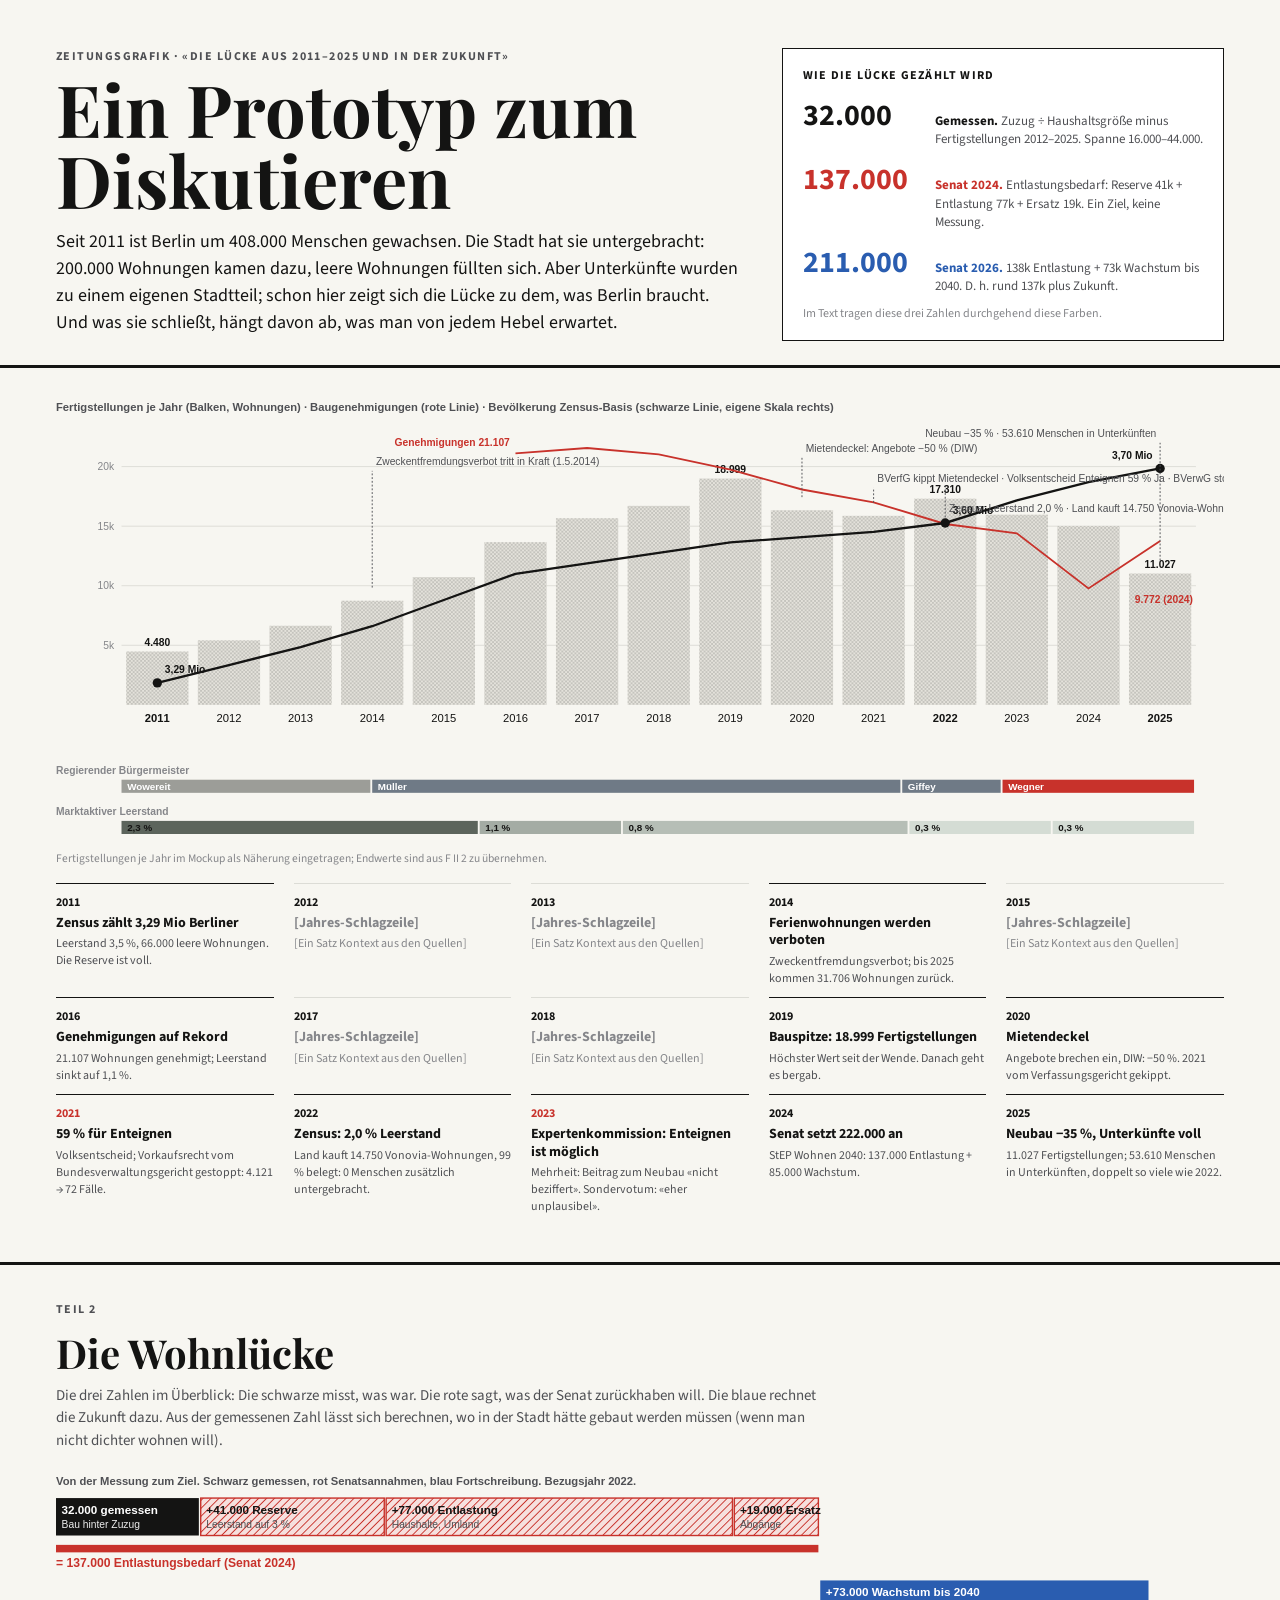
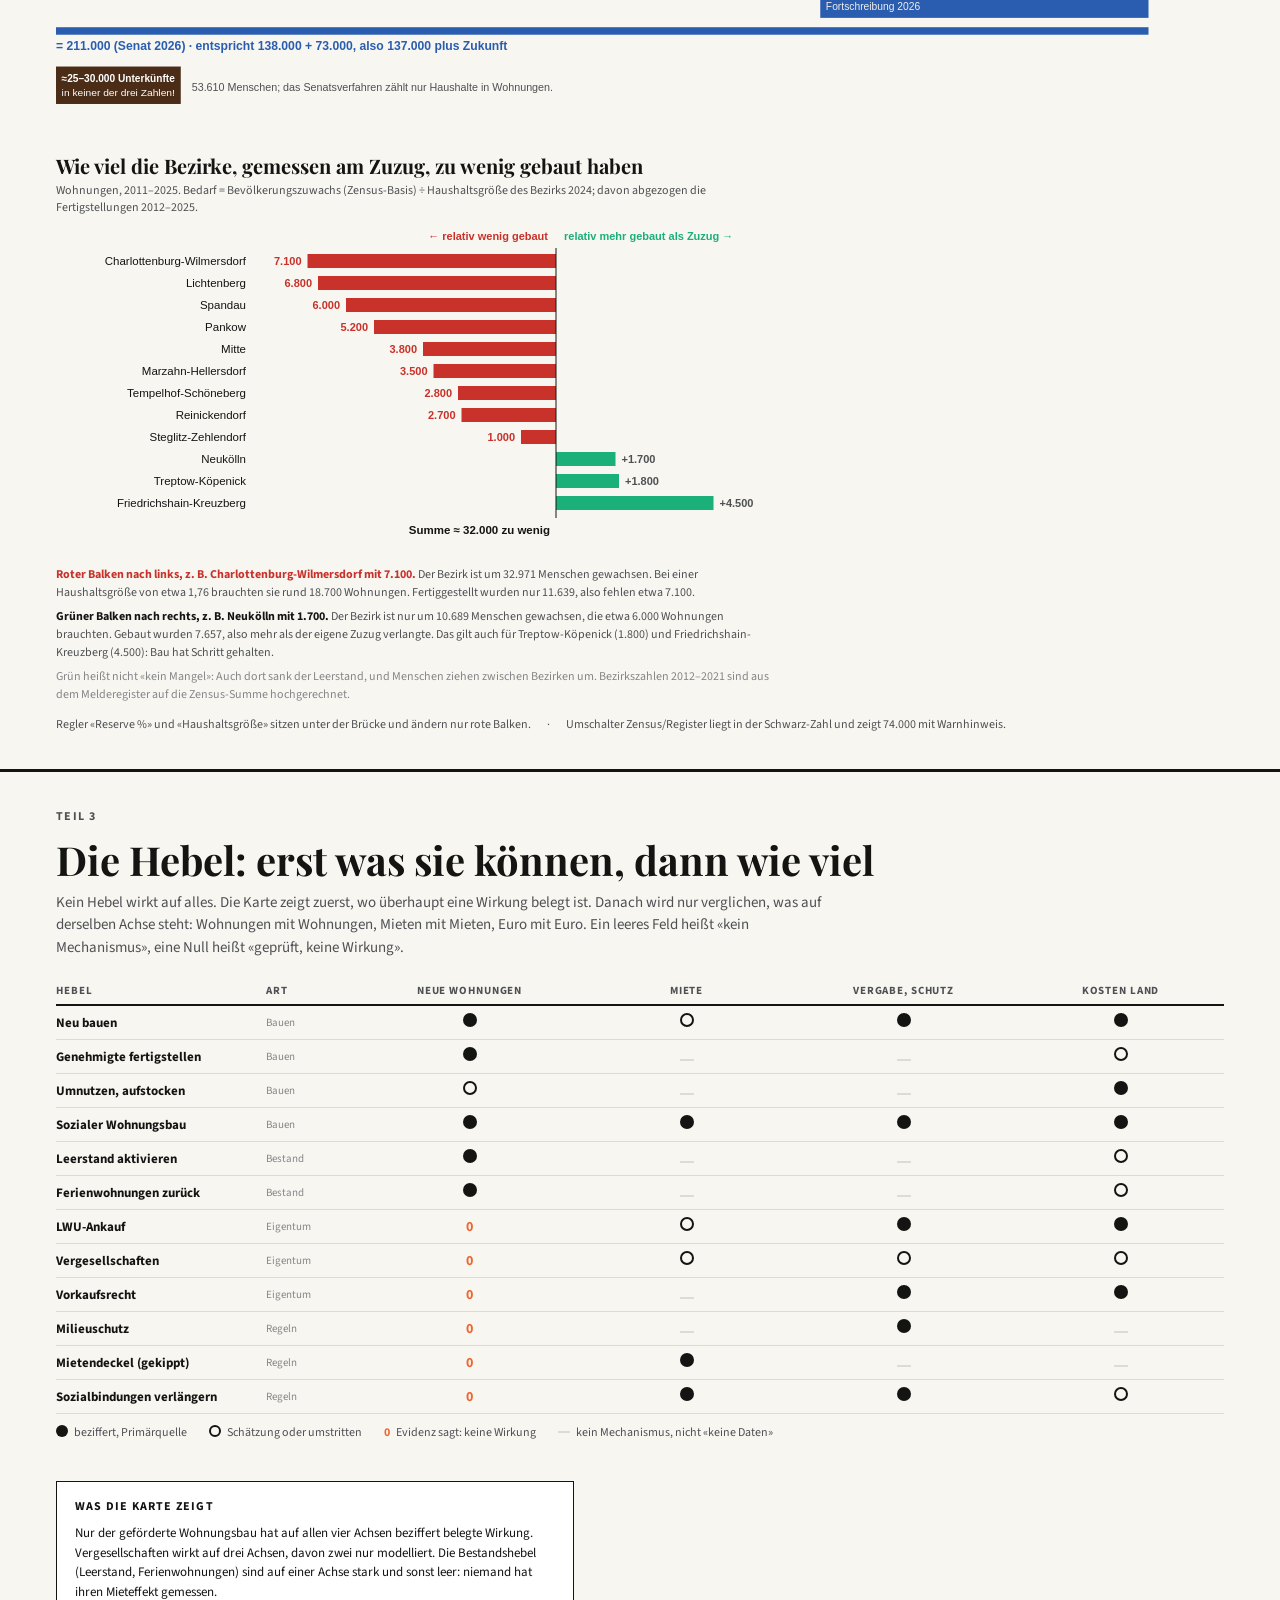
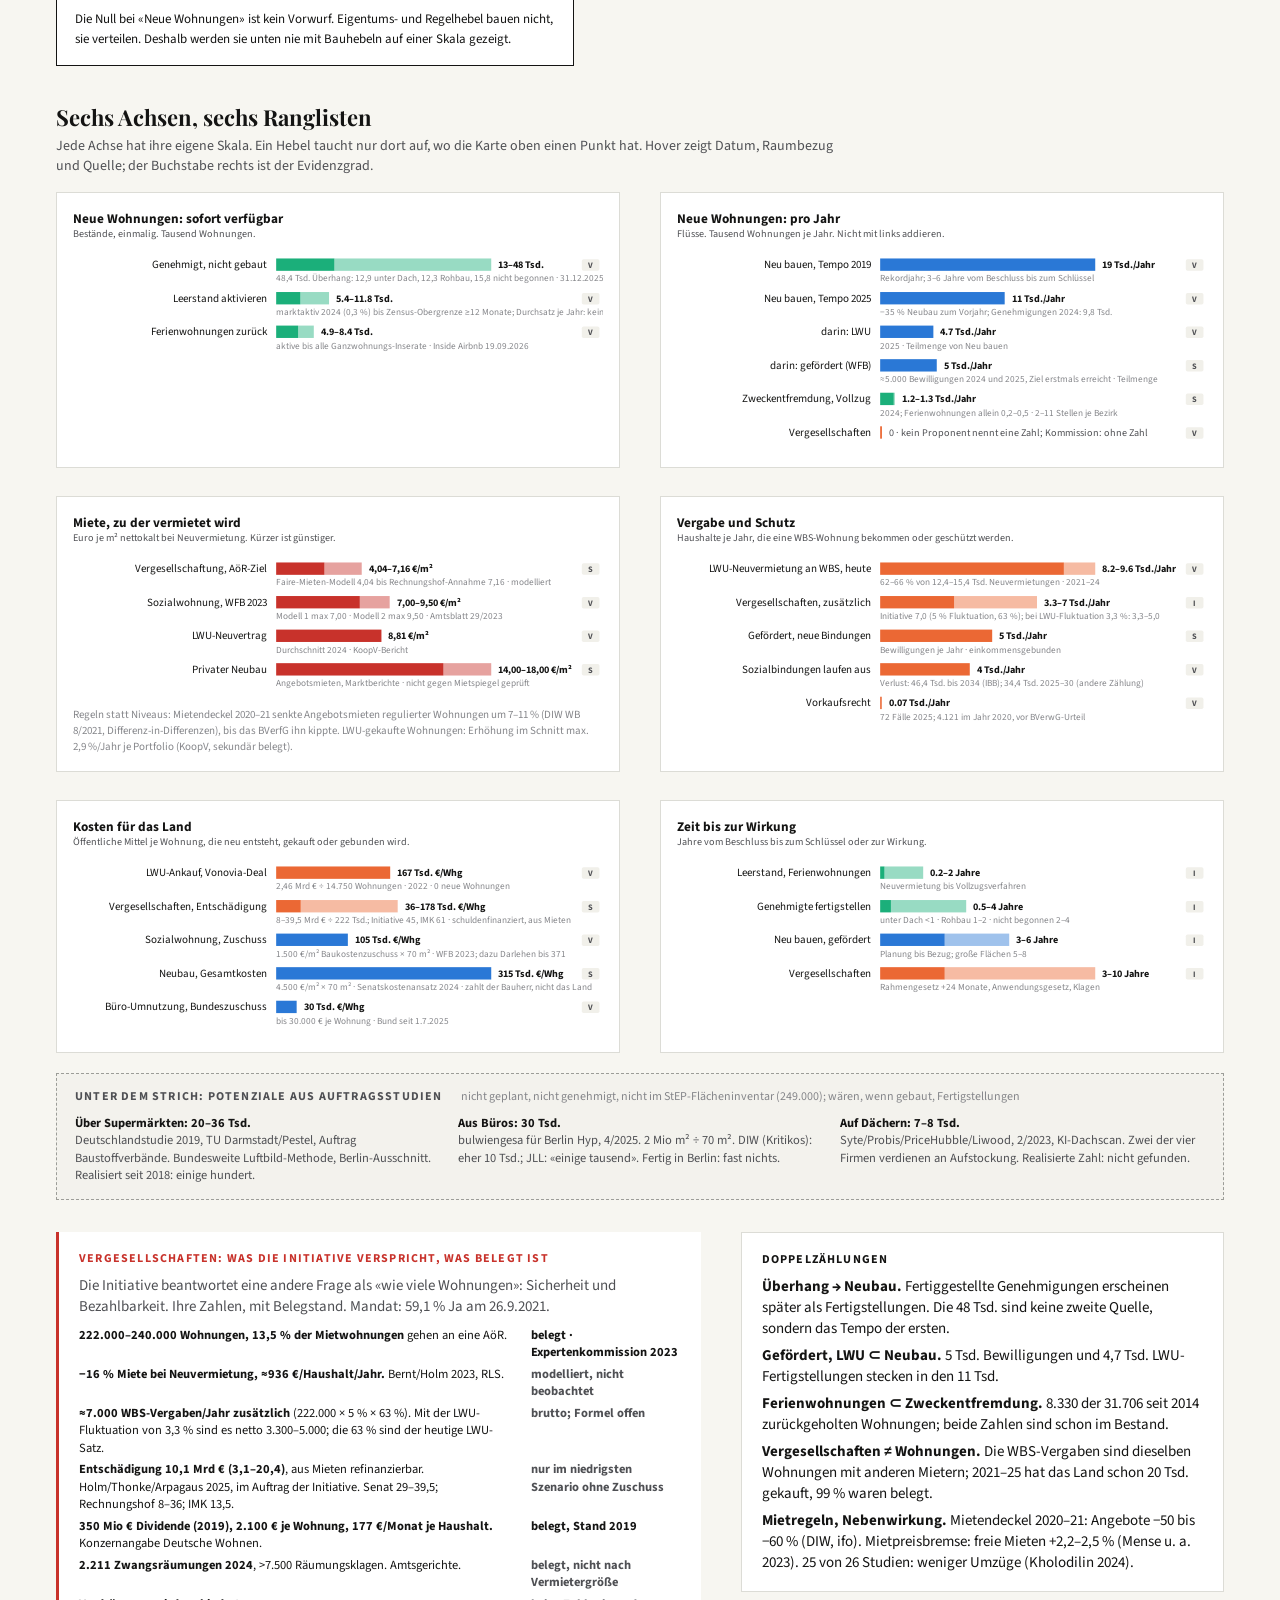
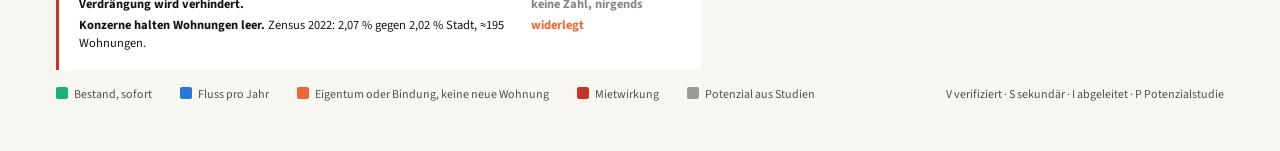
<file: docs/index.html>
<!doctype html><html><head><meta charset=utf8><meta name=viewport content="width=device-width,initial-scale=1"><style>:root{color-scheme:light}body{margin:0;padding:0;font:14px -apple-system,BlinkMacSystemFont,sans-serif;background:#faf9f5;color:#141413}img{max-width:100%}[hidden]:not([hidden=until-found i]){display:none!important}</style></head><body>
<!doctype html>
<html lang="de">
<head>
<meta charset="utf-8">
<meta name="viewport" content="width=device-width, initial-scale=1">
<title>Ein Prototyp zum Diskutieren</title>
<meta name="description" content="Wie Berlin 2011–2025 408.000 neue Einwohner untergebracht hat, wie groß die Wohnungslücke ist und was welcher Hebel bringt.">
<link rel="preconnect" href="https://fonts.googleapis.com">
<link rel="stylesheet" href="https://fonts.googleapis.com/css2?family=Playfair+Display:wght@700&amp;family=Source+Sans+3:wght@400;700&amp;display=swap">
<style>
html,body{margin:0;background:#f7f6f1;color:#141413}
a{color:#2a5db0} a:hover{color:#141413}
section{overflow-x:auto}
svg{max-width:100%;height:auto}
@media (max-width:700px){section{padding-left:16px!important;padding-right:16px!important} h1{font-size:44px!important}}
</style>
</head>
<body>
<div style="max-width:1360px;margin:0 auto;box-sizing:border-box;background:#f7f6f1;color:#141413;font-family:'Source Sans 3',sans-serif;font-size:15px">

<div style="display:flex;gap:40px;align-items:flex-start;padding:48px 56px 24px;border-bottom:3px solid #141413">
 <div style="flex:1 1 0;min-width:0">
  <p style="margin:0 0 8px;font-size:12px;letter-spacing:.12em;text-transform:uppercase;color:#4f5054;font-weight:700">Zeitungsgrafik · «Die Lücke aus 2011–2025 und in der Zukunft»</p>
  <h1 style="margin:0 0 14px;font-size:72px;line-height:0.98;font-family:'Playfair Display',serif;font-weight:700;">Ein Prototyp zum Diskutieren</h1>
  <p style="margin:0;font-size:18px;line-height:1.5;color:#141413;max-width:720px">Seit 2011 ist Berlin um 408.000 Menschen gewachsen. Die Stadt hat sie untergebracht: 200.000 Wohnungen kamen dazu, leere Wohnungen füllten sich. Aber Unterkünfte wurden zu einem eigenen Stadtteil; schon hier zeigt sich die Lücke zu dem, was Berlin braucht. Und was sie schließt, hängt davon ab, was man von jedem Hebel erwartet.</p>
 </div>
 <div style="flex:0 0 400px;padding:18px 20px;border:1.5px solid #141413;background:#fff">
  <div style="font-size:12px;letter-spacing:.1em;text-transform:uppercase;font-weight:700;margin-bottom:10px">Wie die Lücke gezählt wird</div>
  <div style="display:grid;grid-template-columns:repeat(1,minmax(0,1fr));gap:10px">
   <div style="display:flex;gap:12px;align-items:baseline"><span style="font-size:30px;font-weight:700;color:#141413;min-width:120px">32.000</span><span style="font-size:13px;line-height:1.4;color:#4f5054"><b style="color:#141413">Gemessen.</b> Zuzug ÷ Haushaltsgröße minus Fertigstellungen 2012–2025. Spanne 16.000–44.000.</span></div>
   <div style="display:flex;gap:12px;align-items:baseline"><span style="font-size:30px;font-weight:700;color:#c8322b;min-width:120px">137.000</span><span style="font-size:13px;line-height:1.4;color:#4f5054"><b style="color:#c8322b">Senat 2024.</b> Entlastungsbedarf: Reserve 41k + Entlastung 77k + Ersatz 19k. Ein Ziel, keine Messung.</span></div>
   <div style="display:flex;gap:12px;align-items:baseline"><span style="font-size:30px;font-weight:700;color:#2a5db0;min-width:120px">211.000</span><span style="font-size:13px;line-height:1.4;color:#4f5054"><b style="color:#2a5db0">Senat 2026.</b> 138k Entlastung + 73k Wachstum bis 2040. D. h. rund 137k plus Zukunft.</span></div>
  </div>
  <div style="margin-top:10px;font-size:12px;color:#85868a">Im Text tragen diese drei Zahlen durchgehend diese Farben.</div>
 </div>
</div><section style="padding:28px 56px 8px"><svg role="img" aria-label="Zeitleiste 2011–2025" viewBox="0 0 1248 476" width="1248" height="476" style="display:block;max-width:100%;height:auto"><defs>
<pattern id="hatchA" width="6" height="6" patternUnits="userSpaceOnUse" patternTransform="rotate(45)"><rect width="6" height="6" fill="#d9f3e8"/><line x1="0" y1="0" x2="0" y2="6" stroke="#1baf7a" stroke-width="2"/></pattern>
<pattern id="hatchG" width="6" height="6" patternUnits="userSpaceOnUse" patternTransform="rotate(45)"><rect width="6" height="6" fill="#efeee8"/><line x1="0" y1="0" x2="0" y2="6" stroke="#9c9d98" stroke-width="1.5"/></pattern>
<pattern id="hatchO" width="6" height="6" patternUnits="userSpaceOnUse" patternTransform="rotate(45)"><rect width="6" height="6" fill="#fde7dd"/><line x1="0" y1="0" x2="0" y2="6" stroke="#eb6834" stroke-width="2"/></pattern>
<pattern id="hatchR" width="6" height="6" patternUnits="userSpaceOnUse" patternTransform="rotate(45)"><rect width="6" height="6" fill="#f6e0de"/><line x1="0" y1="0" x2="0" y2="6" stroke="#c8322b" stroke-width="2"/></pattern>
<pattern id="stipple" width="4" height="4" patternUnits="userSpaceOnUse"><rect width="4" height="4" fill="#e4e2db"/><circle cx="1" cy="1" r="0.8" fill="#9c9d98"/><circle cx="3" cy="3" r="0.8" fill="#9c9d98"/></pattern>
</defs><text x="0" y="16" font-size="12" fill="#4f5054" font-weight="600" text-anchor="start" font-family="Inter, sans-serif" >Fertigstellungen je Jahr (Balken, Wohnungen) · Baugenehmigungen (rote Linie) · Bevölkerung Zensus-Basis (schwarze Linie, eigene Skala rechts)</text><line x1="70" y1="266.3636363636364" x2="1218" y2="266.3636363636364" stroke="#dcdcd6"/><text x="62" y="270.3636363636364" font-size="11" fill="#85868a" font-weight="400" text-anchor="end" font-family="Inter, sans-serif" >5k</text><line x1="70" y1="202.72727272727275" x2="1218" y2="202.72727272727275" stroke="#dcdcd6"/><text x="62" y="206.72727272727275" font-size="11" fill="#85868a" font-weight="400" text-anchor="end" font-family="Inter, sans-serif" >10k</text><line x1="70" y1="139.0909090909091" x2="1218" y2="139.0909090909091" stroke="#dcdcd6"/><text x="62" y="143.0909090909091" font-size="11" fill="#85868a" font-weight="400" text-anchor="end" font-family="Inter, sans-serif" >15k</text><line x1="70" y1="75.45454545454547" x2="1218" y2="75.45454545454547" stroke="#dcdcd6"/><text x="62" y="79.45454545454547" font-size="11" fill="#85868a" font-weight="400" text-anchor="end" font-family="Inter, sans-serif" >20k</text><rect x="75.0" y="272.9818181818182" width="66.53333333333333" height="57.0181818181818" fill="url(#stipple)"/><text x="108.26666666666667" y="348" font-size="12" fill="#141413" font-weight="600" text-anchor="middle" font-family="Inter, sans-serif" >2011</text><text x="108.26666666666667" y="266.9818181818182" font-size="11" fill="#141413" font-weight="700" text-anchor="middle" font-family="Inter, sans-serif" >4.480</text><rect x="151.53333333333336" y="261.05636363636364" width="66.53333333333333" height="68.94363636363636" fill="url(#stipple)"/><text x="184.8" y="348" font-size="12" fill="#141413" font-weight="400" text-anchor="middle" font-family="Inter, sans-serif" >2012</text><rect x="228.06666666666666" y="245.4781818181818" width="66.53333333333333" height="84.52181818181819" fill="url(#stipple)"/><text x="261.3333333333333" y="348" font-size="12" fill="#141413" font-weight="400" text-anchor="middle" font-family="Inter, sans-serif" >2013</text><rect x="304.6" y="218.71272727272728" width="66.53333333333333" height="111.28727272727272" fill="url(#stipple)"/><text x="337.8666666666667" y="348" font-size="12" fill="#141413" font-weight="400" text-anchor="middle" font-family="Inter, sans-serif" >2014</text><rect x="381.1333333333333" y="193.5381818181818" width="66.53333333333333" height="136.4618181818182" fill="url(#stipple)"/><text x="414.4" y="348" font-size="12" fill="#141413" font-weight="400" text-anchor="middle" font-family="Inter, sans-serif" >2015</text><rect x="457.66666666666663" y="156.15818181818182" width="66.53333333333333" height="173.84181818181818" fill="url(#stipple)"/><text x="490.9333333333333" y="348" font-size="12" fill="#141413" font-weight="400" text-anchor="middle" font-family="Inter, sans-serif" >2016</text><rect x="534.2" y="130.57636363636365" width="66.53333333333333" height="199.42363636363635" fill="url(#stipple)"/><text x="567.4666666666667" y="348" font-size="12" fill="#141413" font-weight="400" text-anchor="middle" font-family="Inter, sans-serif" >2017</text><rect x="610.7333333333333" y="117.37818181818182" width="66.53333333333333" height="212.62181818181818" fill="url(#stipple)"/><text x="644.0" y="348" font-size="12" fill="#141413" font-weight="400" text-anchor="middle" font-family="Inter, sans-serif" >2018</text><rect x="687.2666666666667" y="88.19454545454545" width="66.53333333333333" height="241.80545454545455" fill="url(#stipple)"/><text x="720.5333333333333" y="348" font-size="12" fill="#141413" font-weight="400" text-anchor="middle" font-family="Inter, sans-serif" >2019</text><text x="720.5333333333333" y="82.19454545454545" font-size="11" fill="#141413" font-weight="700" text-anchor="middle" font-family="Inter, sans-serif" >18.999</text><rect x="763.8" y="122.07454545454544" width="66.53333333333333" height="207.92545454545456" fill="url(#stipple)"/><text x="797.0666666666666" y="348" font-size="12" fill="#141413" font-weight="400" text-anchor="middle" font-family="Inter, sans-serif" >2020</text><rect x="840.3333333333333" y="128.01818181818183" width="66.53333333333333" height="201.98181818181817" fill="url(#stipple)"/><text x="873.5999999999999" y="348" font-size="12" fill="#141413" font-weight="400" text-anchor="middle" font-family="Inter, sans-serif" >2021</text><rect x="916.8666666666667" y="109.69090909090909" width="66.53333333333333" height="220.3090909090909" fill="url(#stipple)"/><text x="950.1333333333333" y="348" font-size="12" fill="#141413" font-weight="600" text-anchor="middle" font-family="Inter, sans-serif" >2022</text><text x="950.1333333333333" y="103.69090909090909" font-size="11" fill="#141413" font-weight="700" text-anchor="middle" font-family="Inter, sans-serif" >17.310</text><rect x="993.4000000000001" y="126.80909090909091" width="66.53333333333333" height="203.1909090909091" fill="url(#stipple)"/><text x="1026.6666666666667" y="348" font-size="12" fill="#141413" font-weight="400" text-anchor="middle" font-family="Inter, sans-serif" >2023</text><rect x="1069.9333333333334" y="138.8618181818182" width="66.53333333333333" height="191.1381818181818" fill="url(#stipple)"/><text x="1103.2" y="348" font-size="12" fill="#141413" font-weight="400" text-anchor="middle" font-family="Inter, sans-serif" >2024</text><rect x="1146.4666666666667" y="189.65636363636364" width="66.53333333333333" height="140.34363636363636" fill="url(#stipple)"/><text x="1179.7333333333333" y="348" font-size="12" fill="#141413" font-weight="600" text-anchor="middle" font-family="Inter, sans-serif" >2025</text><text x="1179.7333333333333" y="183.65636363636364" font-size="11" fill="#141413" font-weight="700" text-anchor="middle" font-family="Inter, sans-serif" >11.027</text><path d="M490.9333333333333,61.365454545454554 L567.4666666666667,55.574545454545444 L644.0,62.35818181818183 L720.5333333333333,78.61090909090908 L797.0666666666666,99.92909090909092 L873.5999999999999,113.57272727272726 L950.1333333333333,136.72363636363636 L1026.6666666666667,146.7527272727273 L1103.2,205.6290909090909 L1179.7333333333333,154.9490909090909" fill="none" stroke="#c8322b" stroke-width="2"/><text x="484.9333333333333" y="53.365454545454554" font-size="11" fill="#c8322b" font-weight="700" text-anchor="end" font-family="Inter, sans-serif" >Genehmigungen 21.107</text><text x="1183.7333333333333" y="221.6290909090909" font-size="11" fill="#c8322b" font-weight="700" text-anchor="middle" font-family="Inter, sans-serif" >9.772 (2024)</text><path d="M108.26666666666667,306.48 L184.8,287.44 L261.3333333333333,268.4 L337.8666666666667,246.0 L414.4,218.0 L490.9333333333333,190.0 L567.4666666666667,178.79999999999998 L644.0,167.60000000000002 L720.5333333333333,156.4 L797.0666666666666,150.79999999999998 L873.5999999999999,145.2 L950.1333333333333,135.68 L1026.6666666666667,111.6 L1103.2,92.0 L1179.7333333333333,77.44" fill="none" stroke="#141413" stroke-width="2.5"/><circle cx="108.26666666666667" cy="306.48" r="5" fill="#141413"/><text x="116.26666666666667" y="296.48" font-size="11" fill="#141413" font-weight="700" text-anchor="start" font-family="Inter, sans-serif" >3,29 Mio</text><circle cx="950.1333333333333" cy="135.68" r="5" fill="#141413"/><text x="958.1333333333333" y="125.68" font-size="11" fill="#141413" font-weight="700" text-anchor="start" font-family="Inter, sans-serif" >3,60 Mio</text><circle cx="1179.7333333333333" cy="77.44" r="5" fill="#141413"/><text x="1171.7333333333333" y="67.44" font-size="11" fill="#141413" font-weight="700" text-anchor="end" font-family="Inter, sans-serif" >3,70 Mio</text><line x1="337.8666666666667" y1="204.71272727272728" x2="337.8666666666667" y2="80" stroke="#4f5054" stroke-width="1" stroke-dasharray="2 2"/><text x="341.8666666666667" y="74" font-size="11" fill="#4f5054" font-weight="400" text-anchor="start" font-family="Inter, sans-serif" >Zweckentfremdungsverbot tritt in Kraft (1.5.2014)</text><line x1="797.0666666666666" y1="108.07454545454544" x2="797.0666666666666" y2="66" stroke="#4f5054" stroke-width="1" stroke-dasharray="2 2"/><text x="801.0666666666666" y="60" font-size="11" fill="#4f5054" font-weight="400" text-anchor="start" font-family="Inter, sans-serif" >Mietendeckel: Angebote −50 % (DIW)</text><line x1="873.5999999999999" y1="114.01818181818183" x2="873.5999999999999" y2="98" stroke="#4f5054" stroke-width="1" stroke-dasharray="2 2"/><text x="877.5999999999999" y="92" font-size="11" fill="#4f5054" font-weight="400" text-anchor="start" font-family="Inter, sans-serif" >BVerfG kippt Mietendeckel · Volksentscheid Enteignen 59 % Ja · BVerwG stoppt Vorkaufsrecht</text><line x1="950.1333333333333" y1="95.69090909090909" x2="950.1333333333333" y2="130" stroke="#4f5054" stroke-width="1" stroke-dasharray="2 2"/><text x="954.1333333333333" y="124" font-size="11" fill="#4f5054" font-weight="400" text-anchor="start" font-family="Inter, sans-serif" >Zensus: Leerstand 2,0 % · Land kauft 14.750 Vonovia-Wohnungen für 2,46 Mrd €</text><line x1="1179.7333333333333" y1="175.65636363636364" x2="1179.7333333333333" y2="50" stroke="#4f5054" stroke-width="1" stroke-dasharray="2 2"/><text x="1175.7333333333333" y="44" font-size="11" fill="#4f5054" font-weight="400" text-anchor="end" font-family="Inter, sans-serif" >Neubau −35 % · 53.610 Menschen in Unterkünften</text><text x="0" y="404" font-size="11" fill="#85868a" font-weight="600" text-anchor="start" font-family="Inter, sans-serif" >Regierender Bürgermeister</text><rect x="70.0" y="410" width="265.8666666666667" height="14" fill="#9c9d98"/><text x="76.0" y="421" font-size="10.5" fill="#fff" font-weight="700" text-anchor="start" font-family="Inter, sans-serif" >Wowereit</text><rect x="337.8666666666667" y="410" width="564.3466666666667" height="14" fill="#6f7a86"/><text x="343.8666666666667" y="421" font-size="10.5" fill="#fff" font-weight="700" text-anchor="start" font-family="Inter, sans-serif" >Müller</text><rect x="904.2133333333334" y="410" width="105.14666666666669" height="14" fill="#6f7a86"/><text x="910.2133333333334" y="421" font-size="10.5" fill="#fff" font-weight="700" text-anchor="start" font-family="Inter, sans-serif" >Giffey</text><rect x="1011.36" y="410" width="204.63999999999993" height="14" fill="#c8322b"/><text x="1017.36" y="421" font-size="10.5" fill="#fff" font-weight="700" text-anchor="start" font-family="Inter, sans-serif" >Wegner</text><text x="0" y="448" font-size="11" fill="#85868a" font-weight="600" text-anchor="start" font-family="Inter, sans-serif" >Marktaktiver Leerstand</text><rect x="70.0" y="454" width="380.66666666666663" height="14" fill="rgb(92,100,92)"/><text x="76.0" y="465" font-size="10.5" fill="#141413" font-weight="700" text-anchor="start" font-family="Inter, sans-serif" >2,3 %</text><rect x="452.66666666666663" y="454" width="151.06666666666666" height="14" fill="rgb(164,172,164)"/><text x="458.66666666666663" y="465" font-size="10.5" fill="#141413" font-weight="700" text-anchor="start" font-family="Inter, sans-serif" >1,1 %</text><rect x="605.7333333333333" y="454" width="304.1333333333333" height="14" fill="rgb(182,190,182)"/><text x="611.7333333333333" y="465" font-size="10.5" fill="#141413" font-weight="700" text-anchor="start" font-family="Inter, sans-serif" >0,8 %</text><rect x="911.8666666666667" y="454" width="151.06666666666666" height="14" fill="rgb(212,220,212)"/><text x="917.8666666666667" y="465" font-size="10.5" fill="#141413" font-weight="700" text-anchor="start" font-family="Inter, sans-serif" >0,3 %</text><rect x="1064.9333333333334" y="454" width="151.06666666666666" height="14" fill="rgb(212,220,212)"/><text x="1070.9333333333334" y="465" font-size="10.5" fill="#141413" font-weight="700" text-anchor="start" font-family="Inter, sans-serif" >0,3 %</text></svg><p style="margin:8px 0 0;font-size:11.5px;color:#85868a">Fertigstellungen je Jahr im Mockup als Näherung eingetragen; Endwerte sind aus F II 2 zu übernehmen.</p></section><section style="padding:8px 56px 36px;border-bottom:3px solid #141413"><div style="display:grid;grid-template-columns:repeat(5,minmax(0,1fr));gap:0 20px"><div style="padding:10px 0;border-top:1.5px solid #141413"><div style="font-size:12px;font-weight:700;color:#141413">2011</div><div style="font-size:14px;font-weight:700;line-height:1.25;margin:4px 0;color:#141413">Zensus zählt 3,29 Mio Berliner</div><div style="font-size:12px;line-height:1.4;color:#4f5054">Leerstand 3,5 %, 66.000 leere Wohnungen. Die Reserve ist voll.</div></div><div style="padding:10px 0;border-top:1.5px solid #dcdcd6"><div style="font-size:12px;font-weight:700;color:#141413">2012</div><div style="font-size:14px;font-weight:700;line-height:1.25;margin:4px 0;color:#85868a">[Jahres-Schlagzeile]</div><div style="font-size:12px;line-height:1.4;color:#85868a">[Ein Satz Kontext aus den Quellen]</div></div><div style="padding:10px 0;border-top:1.5px solid #dcdcd6"><div style="font-size:12px;font-weight:700;color:#141413">2013</div><div style="font-size:14px;font-weight:700;line-height:1.25;margin:4px 0;color:#85868a">[Jahres-Schlagzeile]</div><div style="font-size:12px;line-height:1.4;color:#85868a">[Ein Satz Kontext aus den Quellen]</div></div><div style="padding:10px 0;border-top:1.5px solid #141413"><div style="font-size:12px;font-weight:700;color:#141413">2014</div><div style="font-size:14px;font-weight:700;line-height:1.25;margin:4px 0;color:#141413">Ferienwohnungen werden verboten</div><div style="font-size:12px;line-height:1.4;color:#4f5054">Zweckentfremdungsverbot; bis 2025 kommen 31.706 Wohnungen zurück.</div></div><div style="padding:10px 0;border-top:1.5px solid #dcdcd6"><div style="font-size:12px;font-weight:700;color:#141413">2015</div><div style="font-size:14px;font-weight:700;line-height:1.25;margin:4px 0;color:#85868a">[Jahres-Schlagzeile]</div><div style="font-size:12px;line-height:1.4;color:#85868a">[Ein Satz Kontext aus den Quellen]</div></div><div style="padding:10px 0;border-top:1.5px solid #141413"><div style="font-size:12px;font-weight:700;color:#141413">2016</div><div style="font-size:14px;font-weight:700;line-height:1.25;margin:4px 0;color:#141413">Genehmigungen auf Rekord</div><div style="font-size:12px;line-height:1.4;color:#4f5054">21.107 Wohnungen genehmigt; Leerstand sinkt auf 1,1 %.</div></div><div style="padding:10px 0;border-top:1.5px solid #dcdcd6"><div style="font-size:12px;font-weight:700;color:#141413">2017</div><div style="font-size:14px;font-weight:700;line-height:1.25;margin:4px 0;color:#85868a">[Jahres-Schlagzeile]</div><div style="font-size:12px;line-height:1.4;color:#85868a">[Ein Satz Kontext aus den Quellen]</div></div><div style="padding:10px 0;border-top:1.5px solid #dcdcd6"><div style="font-size:12px;font-weight:700;color:#141413">2018</div><div style="font-size:14px;font-weight:700;line-height:1.25;margin:4px 0;color:#85868a">[Jahres-Schlagzeile]</div><div style="font-size:12px;line-height:1.4;color:#85868a">[Ein Satz Kontext aus den Quellen]</div></div><div style="padding:10px 0;border-top:1.5px solid #141413"><div style="font-size:12px;font-weight:700;color:#141413">2019</div><div style="font-size:14px;font-weight:700;line-height:1.25;margin:4px 0;color:#141413">Bauspitze: 18.999 Fertigstellungen</div><div style="font-size:12px;line-height:1.4;color:#4f5054">Höchster Wert seit der Wende. Danach geht es bergab.</div></div><div style="padding:10px 0;border-top:1.5px solid #141413"><div style="font-size:12px;font-weight:700;color:#141413">2020</div><div style="font-size:14px;font-weight:700;line-height:1.25;margin:4px 0;color:#141413">Mietendeckel</div><div style="font-size:12px;line-height:1.4;color:#4f5054">Angebote brechen ein, DIW: −50 %. 2021 vom Verfassungsgericht gekippt.</div></div><div style="padding:10px 0;border-top:1.5px solid #141413"><div style="font-size:12px;font-weight:700;color:#c8322b">2021</div><div style="font-size:14px;font-weight:700;line-height:1.25;margin:4px 0;color:#141413">59 % für Enteignen</div><div style="font-size:12px;line-height:1.4;color:#4f5054">Volksentscheid; Vorkaufsrecht vom Bundesverwaltungsgericht gestoppt: 4.121 → 72 Fälle.</div></div><div style="padding:10px 0;border-top:1.5px solid #141413"><div style="font-size:12px;font-weight:700;color:#141413">2022</div><div style="font-size:14px;font-weight:700;line-height:1.25;margin:4px 0;color:#141413">Zensus: 2,0 % Leerstand</div><div style="font-size:12px;line-height:1.4;color:#4f5054">Land kauft 14.750 Vonovia-Wohnungen, 99 % belegt: 0 Menschen zusätzlich untergebracht.</div></div><div style="padding:10px 0;border-top:1.5px solid #141413"><div style="font-size:12px;font-weight:700;color:#c8322b">2023</div><div style="font-size:14px;font-weight:700;line-height:1.25;margin:4px 0;color:#141413">Expertenkommission: Enteignen ist möglich</div><div style="font-size:12px;line-height:1.4;color:#4f5054">Mehrheit: Beitrag zum Neubau «nicht beziffert». Sondervotum: «eher unplausibel».</div></div><div style="padding:10px 0;border-top:1.5px solid #141413"><div style="font-size:12px;font-weight:700;color:#141413">2024</div><div style="font-size:14px;font-weight:700;line-height:1.25;margin:4px 0;color:#141413">Senat setzt 222.000 an</div><div style="font-size:12px;line-height:1.4;color:#4f5054">StEP Wohnen 2040: 137.000 Entlastung + 85.000 Wachstum.</div></div><div style="padding:10px 0;border-top:1.5px solid #141413"><div style="font-size:12px;font-weight:700;color:#141413">2025</div><div style="font-size:14px;font-weight:700;line-height:1.25;margin:4px 0;color:#141413">Neubau −35 %, Unterkünfte voll</div><div style="font-size:12px;line-height:1.4;color:#4f5054">11.027 Fertigstellungen; 53.610 Menschen in Unterkünften, doppelt so viele wie 2022.</div></div></div></section><section style="padding:36px 56px;border-bottom:3px solid #141413">
<p style="margin:0 0 8px;font-size:12px;letter-spacing:.12em;text-transform:uppercase;color:#4f5054;font-weight:700">Teil 2</p><h2 style="margin:0 0 6px;font-size:40px;font-family:'Playfair Display',serif;font-weight:700;">Die Wohnlücke</h2>
<p style="margin:0 0 18px;max-width:760px;font-size:15px;line-height:1.5;color:#4f5054">Die drei Zahlen im Überblick: Die schwarze misst, was war. Die rote sagt, was der Senat zurückhaben will. Die blaue rechnet die Zukunft dazu. Aus der gemessenen Zahl lässt sich berechnen, wo in der Stadt hätte gebaut werden müssen (wenn man nicht dichter wohnen will).</p>
<div style="display:flex;gap:40px;flex-wrap:wrap"><div style="flex:1 1 560px;min-width:0"><svg role="img" aria-label="Brücke" viewBox="0 0 1248 260" width="1248" height="260" style="display:block;max-width:100%;height:auto"><defs>
<pattern id="hatchA" width="6" height="6" patternUnits="userSpaceOnUse" patternTransform="rotate(45)"><rect width="6" height="6" fill="#d9f3e8"/><line x1="0" y1="0" x2="0" y2="6" stroke="#1baf7a" stroke-width="2"/></pattern>
<pattern id="hatchG" width="6" height="6" patternUnits="userSpaceOnUse" patternTransform="rotate(45)"><rect width="6" height="6" fill="#efeee8"/><line x1="0" y1="0" x2="0" y2="6" stroke="#9c9d98" stroke-width="1.5"/></pattern>
<pattern id="hatchO" width="6" height="6" patternUnits="userSpaceOnUse" patternTransform="rotate(45)"><rect width="6" height="6" fill="#fde7dd"/><line x1="0" y1="0" x2="0" y2="6" stroke="#eb6834" stroke-width="2"/></pattern>
<pattern id="hatchR" width="6" height="6" patternUnits="userSpaceOnUse" patternTransform="rotate(45)"><rect width="6" height="6" fill="#f6e0de"/><line x1="0" y1="0" x2="0" y2="6" stroke="#c8322b" stroke-width="2"/></pattern>
<pattern id="stipple" width="4" height="4" patternUnits="userSpaceOnUse"><rect width="4" height="4" fill="#e4e2db"/><circle cx="1" cy="1" r="0.8" fill="#9c9d98"/><circle cx="3" cy="3" r="0.8" fill="#9c9d98"/></pattern>
</defs><text x="0" y="16" font-size="12" fill="#4f5054" font-weight="600" text-anchor="start" font-family="Inter, sans-serif" >Von der Messung zum Ziel. Schwarz gemessen, rot Senatsannahmen, blau Fortschreibung. Bezugsjahr 2022.</text><rect x="0.0" y="30" width="152.624" height="40" fill="#141413"/><text x="6.0" y="47" font-size="12.5" fill="#fff" font-weight="700" text-anchor="start" font-family="Inter, sans-serif" >32.000 gemessen</text><text x="6.0" y="62" font-size="11" fill="#eee" font-weight="400" text-anchor="start" font-family="Inter, sans-serif" >Bau hinter Zuzug</text><rect x="154.624" y="30" width="196.112" height="40" fill="url(#hatchR)" stroke="#c8322b" stroke-width="1.5"/><text x="160.624" y="47" font-size="12.5" fill="#141413" font-weight="700" text-anchor="start" font-family="Inter, sans-serif" >+41.000 Reserve</text><text x="160.624" y="62" font-size="11" fill="#4f5054" font-weight="400" text-anchor="start" font-family="Inter, sans-serif" >Leerstand auf 3 %</text><rect x="352.736" y="30" width="370.06399999999996" height="40" fill="url(#hatchR)" stroke="#c8322b" stroke-width="1.5"/><text x="358.736" y="47" font-size="12.5" fill="#141413" font-weight="700" text-anchor="start" font-family="Inter, sans-serif" >+77.000 Entlastung</text><text x="358.736" y="62" font-size="11" fill="#4f5054" font-weight="400" text-anchor="start" font-family="Inter, sans-serif" >Haushalte, Umland</text><rect x="724.8" y="30" width="89.80799999999999" height="40" fill="url(#hatchR)" stroke="#c8322b" stroke-width="1.5"/><text x="730.8" y="47" font-size="12.5" fill="#141413" font-weight="700" text-anchor="start" font-family="Inter, sans-serif" >+19.000 Ersatz</text><text x="730.8" y="62" font-size="11" fill="#4f5054" font-weight="400" text-anchor="start" font-family="Inter, sans-serif" >Abgänge</text><rect x="0" y="80" width="814.608" height="8" fill="#c8322b"/><text x="0" y="104" font-size="13" fill="#c8322b" font-weight="700" text-anchor="start" font-family="Inter, sans-serif" >= 137.000 Entlastungsbedarf (Senat 2024)</text><rect x="816.608" y="118" width="350.736" height="40" fill="#2a5db0"/><text x="822.608" y="135" font-size="12.5" fill="#fff" font-weight="700" text-anchor="start" font-family="Inter, sans-serif" >+73.000 Wachstum bis 2040</text><text x="822.608" y="150" font-size="11" fill="#eee" font-weight="400" text-anchor="start" font-family="Inter, sans-serif" >Fortschreibung 2026</text><rect x="0" y="168" width="1167.344" height="8" fill="#2a5db0"/><text x="0" y="192" font-size="13" fill="#2a5db0" font-weight="700" text-anchor="start" font-family="Inter, sans-serif" >= 211.000 (Senat 2026) · entspricht 138.000 + 73.000, also 137.000 plus Zukunft</text><rect x="0.0" y="210" width="133.296" height="40" fill="#4a2c17"/><text x="6.0" y="227" font-size="11" fill="#fff" font-weight="700" text-anchor="start" font-family="Inter, sans-serif" textLength="121" lengthAdjust="spacingAndGlyphs">≈25–30.000 Unterkünfte</text><text x="6.0" y="242" font-size="10.5" fill="#fff" font-weight="400" text-anchor="start" font-family="Inter, sans-serif" textLength="121" lengthAdjust="spacingAndGlyphs">in keiner der drei Zahlen!</text><text x="144.96" y="236" font-size="11.5" fill="#4f5054" font-weight="400" text-anchor="start" font-family="Inter, sans-serif" >53.610 Menschen; das Senatsverfahren zählt nur Haushalte in Wohnungen.</text></svg></div><div style="flex:0 1 720px;min-width:0"><h3 style="margin:0 0 4px;font-size:20px;line-height:1.2;font-family:'Playfair Display',serif;font-weight:700;">Wie viel die Bezirke, gemessen am Zuzug, zu wenig gebaut haben</h3>
<p style="margin:0 0 10px;font-size:12px;color:#4f5054">Wohnungen, 2011–2025. Bedarf = Bevölkerungszuwachs (Zensus-Basis) ÷ Haushaltsgröße des Bezirks 2024; davon abgezogen die Fertigstellungen 2012–2025.</p>
<svg role="img" aria-label="Wie viel die Bezirke, gemessen am Zuzug, zu wenig gebaut haben" viewBox="0 0 720 330" width="720" height="330" style="display:block;max-width:100%;height:auto"><defs>
<pattern id="hatchA" width="6" height="6" patternUnits="userSpaceOnUse" patternTransform="rotate(45)"><rect width="6" height="6" fill="#d9f3e8"/><line x1="0" y1="0" x2="0" y2="6" stroke="#1baf7a" stroke-width="2"/></pattern>
<pattern id="hatchG" width="6" height="6" patternUnits="userSpaceOnUse" patternTransform="rotate(45)"><rect width="6" height="6" fill="#efeee8"/><line x1="0" y1="0" x2="0" y2="6" stroke="#9c9d98" stroke-width="1.5"/></pattern>
<pattern id="hatchO" width="6" height="6" patternUnits="userSpaceOnUse" patternTransform="rotate(45)"><rect width="6" height="6" fill="#fde7dd"/><line x1="0" y1="0" x2="0" y2="6" stroke="#eb6834" stroke-width="2"/></pattern>
<pattern id="hatchR" width="6" height="6" patternUnits="userSpaceOnUse" patternTransform="rotate(45)"><rect width="6" height="6" fill="#f6e0de"/><line x1="0" y1="0" x2="0" y2="6" stroke="#c8322b" stroke-width="2"/></pattern>
<pattern id="stipple" width="4" height="4" patternUnits="userSpaceOnUse"><rect width="4" height="4" fill="#e4e2db"/><circle cx="1" cy="1" r="0.8" fill="#9c9d98"/><circle cx="3" cy="3" r="0.8" fill="#9c9d98"/></pattern>
</defs><text x="492" y="14" font-size="11" fill="#c8322b" font-weight="700" text-anchor="end" font-family="Inter, sans-serif" >← relativ wenig gebaut</text><text x="508" y="14" font-size="11" fill="#1baf7a" font-weight="700" text-anchor="start" font-family="Inter, sans-serif" >relativ mehr gebaut als Zuzug →</text><text x="190" y="39" font-size="11.5" fill="#141413" font-weight="400" text-anchor="end" font-family="Inter, sans-serif" >Charlottenburg-Wilmersdorf</text><rect x="251.49999999999997" y="28" width="248.50000000000003" height="14" fill="#c8322b"/><text x="245.49999999999997" y="39" font-size="11" fill="#c8322b" font-weight="700" text-anchor="end" font-family="Inter, sans-serif" >7.100</text><text x="190" y="61" font-size="11.5" fill="#141413" font-weight="400" text-anchor="end" font-family="Inter, sans-serif" >Lichtenberg</text><rect x="262.0" y="50" width="238.00000000000003" height="14" fill="#c8322b"/><text x="256.0" y="61" font-size="11" fill="#c8322b" font-weight="700" text-anchor="end" font-family="Inter, sans-serif" >6.800</text><text x="190" y="83" font-size="11.5" fill="#141413" font-weight="400" text-anchor="end" font-family="Inter, sans-serif" >Spandau</text><rect x="290.0" y="72" width="210.00000000000003" height="14" fill="#c8322b"/><text x="284.0" y="83" font-size="11" fill="#c8322b" font-weight="700" text-anchor="end" font-family="Inter, sans-serif" >6.000</text><text x="190" y="105" font-size="11.5" fill="#141413" font-weight="400" text-anchor="end" font-family="Inter, sans-serif" >Pankow</text><rect x="318.0" y="94" width="182.00000000000003" height="14" fill="#c8322b"/><text x="312.0" y="105" font-size="11" fill="#c8322b" font-weight="700" text-anchor="end" font-family="Inter, sans-serif" >5.200</text><text x="190" y="127" font-size="11.5" fill="#141413" font-weight="400" text-anchor="end" font-family="Inter, sans-serif" >Mitte</text><rect x="367.0" y="116" width="133.0" height="14" fill="#c8322b"/><text x="361.0" y="127" font-size="11" fill="#c8322b" font-weight="700" text-anchor="end" font-family="Inter, sans-serif" >3.800</text><text x="190" y="149" font-size="11.5" fill="#141413" font-weight="400" text-anchor="end" font-family="Inter, sans-serif" >Marzahn-Hellersdorf</text><rect x="377.5" y="138" width="122.50000000000001" height="14" fill="#c8322b"/><text x="371.5" y="149" font-size="11" fill="#c8322b" font-weight="700" text-anchor="end" font-family="Inter, sans-serif" >3.500</text><text x="190" y="171" font-size="11.5" fill="#141413" font-weight="400" text-anchor="end" font-family="Inter, sans-serif" >Tempelhof-Schöneberg</text><rect x="402.0" y="160" width="98.00000000000001" height="14" fill="#c8322b"/><text x="396.0" y="171" font-size="11" fill="#c8322b" font-weight="700" text-anchor="end" font-family="Inter, sans-serif" >2.800</text><text x="190" y="193" font-size="11.5" fill="#141413" font-weight="400" text-anchor="end" font-family="Inter, sans-serif" >Reinickendorf</text><rect x="405.5" y="182" width="94.50000000000001" height="14" fill="#c8322b"/><text x="399.5" y="193" font-size="11" fill="#c8322b" font-weight="700" text-anchor="end" font-family="Inter, sans-serif" >2.700</text><text x="190" y="215" font-size="11.5" fill="#141413" font-weight="400" text-anchor="end" font-family="Inter, sans-serif" >Steglitz-Zehlendorf</text><rect x="465.0" y="204" width="35.0" height="14" fill="#c8322b"/><text x="459.0" y="215" font-size="11" fill="#c8322b" font-weight="700" text-anchor="end" font-family="Inter, sans-serif" >1.000</text><text x="190" y="237" font-size="11.5" fill="#141413" font-weight="400" text-anchor="end" font-family="Inter, sans-serif" >Neukölln</text><rect x="500" y="226" width="59.50000000000001" height="14" fill="#1baf7a"/><text x="565.5" y="237" font-size="11" fill="#4f5054" font-weight="700" text-anchor="start" font-family="Inter, sans-serif" >+1.700</text><text x="190" y="259" font-size="11.5" fill="#141413" font-weight="400" text-anchor="end" font-family="Inter, sans-serif" >Treptow-Köpenick</text><rect x="500" y="248" width="63.00000000000001" height="14" fill="#1baf7a"/><text x="569.0" y="259" font-size="11" fill="#4f5054" font-weight="700" text-anchor="start" font-family="Inter, sans-serif" >+1.800</text><text x="190" y="281" font-size="11.5" fill="#141413" font-weight="400" text-anchor="end" font-family="Inter, sans-serif" >Friedrichshain-Kreuzberg</text><rect x="500" y="270" width="157.50000000000003" height="14" fill="#1baf7a"/><text x="663.5" y="281" font-size="11" fill="#4f5054" font-weight="700" text-anchor="start" font-family="Inter, sans-serif" >+4.500</text><line x1="500" y1="22" x2="500" y2="292" stroke="#141413"/><text x="494" y="308" font-size="11.5" fill="#141413" font-weight="700" text-anchor="end" font-family="Inter, sans-serif" >Summe ≈ 32.000 zu wenig</text></svg>
<div style="margin-top:10px;font-size:12px;line-height:1.5;color:#4f5054;display:grid;gap:6px">
<p style="margin:0"><b style="color:#c8322b">Roter Balken nach links, z. B. Charlottenburg-Wilmersdorf mit 7.100.</b> Der Bezirk ist um 32.971 Menschen gewachsen. Bei einer Haushaltsgröße von etwa 1,76 brauchten sie rund 18.700 Wohnungen. Fertiggestellt wurden nur 11.639, also fehlen etwa 7.100.</p>
<p style="margin:0"><b style="color:#141413">Grüner Balken nach rechts, z. B. Neukölln mit 1.700.</b> Der Bezirk ist nur um 10.689 Menschen gewachsen, die etwa 6.000 Wohnungen brauchten. Gebaut wurden 7.657, also mehr als der eigene Zuzug verlangte. Das gilt auch für Treptow-Köpenick (1.800) und Friedrichshain-Kreuzberg (4.500): Bau hat Schritt gehalten.</p>
<p style="margin:0;color:#85868a">Grün heißt nicht «kein Mangel»: Auch dort sank der Leerstand, und Menschen ziehen zwischen Bezirken um. Bezirkszahlen 2012–2021 sind aus dem Melderegister auf die Zensus-Summe hochgerechnet.</p>
</div></div></div>
<div style="display:flex;gap:16px;margin-top:12px;font-size:12px;color:#4f5054"><span>Regler «Reserve %» und «Haushaltsgröße» sitzen unter der Brücke und ändern nur rote Balken.</span><span>·</span><span>Umschalter Zensus/Register liegt in der Schwarz-Zahl und zeigt 74.000 mit Warnhinweis.</span></div>
</section><section style="padding:36px 56px 48px">
<p style="margin:0 0 8px;font-size:12px;letter-spacing:.12em;text-transform:uppercase;color:#4f5054;font-weight:700">Teil 3</p><h2 style="margin:0 0 6px;font-size:40px;font-family:'Playfair Display',serif;font-weight:700;">Die Hebel: erst was sie können, dann wie viel</h2>
<p style="margin:0 0 18px;max-width:780px;font-size:15px;line-height:1.5;color:#4f5054">Kein Hebel wirkt auf alles. Die Karte zeigt zuerst, wo überhaupt eine Wirkung belegt ist. Danach wird nur verglichen, was auf derselben Achse steht: Wohnungen mit Wohnungen, Mieten mit Mieten, Euro mit Euro. Ein leeres Feld heißt «kein Mechanismus», eine Null heißt «geprüft, keine Wirkung».</p>
<div style="display:flex;gap:40px;flex-wrap:wrap;align-items:flex-start">
 <div style="flex:1 1 620px;min-width:0"><div style="display:grid;grid-template-columns:200px 90px repeat(4,minmax(0,1fr));gap:0 10px;padding:6px 0;border-bottom:2px solid #141413;font-size:11px;letter-spacing:.08em;text-transform:uppercase;font-weight:700;color:#4f5054"><div>Hebel</div><div>Art</div><div style="text-align:center">Neue Wohnungen</div><div style="text-align:center">Miete</div><div style="text-align:center">Vergabe, Schutz</div><div style="text-align:center">Kosten Land</div></div><div style="display:grid;grid-template-columns:200px 90px repeat(4,minmax(0,1fr));gap:0 10px;align-items:center;padding:7px 0;border-bottom:1px solid #dcdcd6;font-size:13px"><div style="font-weight:700">Neu bauen</div><div style="font-size:11px;color:#85868a">Bauen</div><div style="text-align:center"><span style="display:inline-block;width:14px;height:14px;border-radius:50%;background:#141413"></span></div><div style="text-align:center"><span style="display:inline-block;width:14px;height:14px;border-radius:50%;border:2px solid #141413;box-sizing:border-box"></span></div><div style="text-align:center"><span style="display:inline-block;width:14px;height:14px;border-radius:50%;background:#141413"></span></div><div style="text-align:center"><span style="display:inline-block;width:14px;height:14px;border-radius:50%;background:#141413"></span></div></div><div style="display:grid;grid-template-columns:200px 90px repeat(4,minmax(0,1fr));gap:0 10px;align-items:center;padding:7px 0;border-bottom:1px solid #dcdcd6;font-size:13px"><div style="font-weight:700">Genehmigte fertigstellen</div><div style="font-size:11px;color:#85868a">Bauen</div><div style="text-align:center"><span style="display:inline-block;width:14px;height:14px;border-radius:50%;background:#141413"></span></div><div style="text-align:center"><span style="display:inline-block;width:14px;height:2px;background:#dcdcd6"></span></div><div style="text-align:center"><span style="display:inline-block;width:14px;height:2px;background:#dcdcd6"></span></div><div style="text-align:center"><span style="display:inline-block;width:14px;height:14px;border-radius:50%;border:2px solid #141413;box-sizing:border-box"></span></div></div><div style="display:grid;grid-template-columns:200px 90px repeat(4,minmax(0,1fr));gap:0 10px;align-items:center;padding:7px 0;border-bottom:1px solid #dcdcd6;font-size:13px"><div style="font-weight:700">Umnutzen, aufstocken</div><div style="font-size:11px;color:#85868a">Bauen</div><div style="text-align:center"><span style="display:inline-block;width:14px;height:14px;border-radius:50%;border:2px solid #141413;box-sizing:border-box"></span></div><div style="text-align:center"><span style="display:inline-block;width:14px;height:2px;background:#dcdcd6"></span></div><div style="text-align:center"><span style="display:inline-block;width:14px;height:2px;background:#dcdcd6"></span></div><div style="text-align:center"><span style="display:inline-block;width:14px;height:14px;border-radius:50%;background:#141413"></span></div></div><div style="display:grid;grid-template-columns:200px 90px repeat(4,minmax(0,1fr));gap:0 10px;align-items:center;padding:7px 0;border-bottom:1px solid #dcdcd6;font-size:13px"><div style="font-weight:700">Sozialer Wohnungsbau</div><div style="font-size:11px;color:#85868a">Bauen</div><div style="text-align:center"><span style="display:inline-block;width:14px;height:14px;border-radius:50%;background:#141413"></span></div><div style="text-align:center"><span style="display:inline-block;width:14px;height:14px;border-radius:50%;background:#141413"></span></div><div style="text-align:center"><span style="display:inline-block;width:14px;height:14px;border-radius:50%;background:#141413"></span></div><div style="text-align:center"><span style="display:inline-block;width:14px;height:14px;border-radius:50%;background:#141413"></span></div></div><div style="display:grid;grid-template-columns:200px 90px repeat(4,minmax(0,1fr));gap:0 10px;align-items:center;padding:7px 0;border-bottom:1px solid #dcdcd6;font-size:13px"><div style="font-weight:700">Leerstand aktivieren</div><div style="font-size:11px;color:#85868a">Bestand</div><div style="text-align:center"><span style="display:inline-block;width:14px;height:14px;border-radius:50%;background:#141413"></span></div><div style="text-align:center"><span style="display:inline-block;width:14px;height:2px;background:#dcdcd6"></span></div><div style="text-align:center"><span style="display:inline-block;width:14px;height:2px;background:#dcdcd6"></span></div><div style="text-align:center"><span style="display:inline-block;width:14px;height:14px;border-radius:50%;border:2px solid #141413;box-sizing:border-box"></span></div></div><div style="display:grid;grid-template-columns:200px 90px repeat(4,minmax(0,1fr));gap:0 10px;align-items:center;padding:7px 0;border-bottom:1px solid #dcdcd6;font-size:13px"><div style="font-weight:700">Ferienwohnungen zurück</div><div style="font-size:11px;color:#85868a">Bestand</div><div style="text-align:center"><span style="display:inline-block;width:14px;height:14px;border-radius:50%;background:#141413"></span></div><div style="text-align:center"><span style="display:inline-block;width:14px;height:2px;background:#dcdcd6"></span></div><div style="text-align:center"><span style="display:inline-block;width:14px;height:2px;background:#dcdcd6"></span></div><div style="text-align:center"><span style="display:inline-block;width:14px;height:14px;border-radius:50%;border:2px solid #141413;box-sizing:border-box"></span></div></div><div style="display:grid;grid-template-columns:200px 90px repeat(4,minmax(0,1fr));gap:0 10px;align-items:center;padding:7px 0;border-bottom:1px solid #dcdcd6;font-size:13px"><div style="font-weight:700">LWU-Ankauf</div><div style="font-size:11px;color:#85868a">Eigentum</div><div style="text-align:center"><span style="font-size:14px;font-weight:700;color:#eb6834;line-height:14px">0</span></div><div style="text-align:center"><span style="display:inline-block;width:14px;height:14px;border-radius:50%;border:2px solid #141413;box-sizing:border-box"></span></div><div style="text-align:center"><span style="display:inline-block;width:14px;height:14px;border-radius:50%;background:#141413"></span></div><div style="text-align:center"><span style="display:inline-block;width:14px;height:14px;border-radius:50%;background:#141413"></span></div></div><div style="display:grid;grid-template-columns:200px 90px repeat(4,minmax(0,1fr));gap:0 10px;align-items:center;padding:7px 0;border-bottom:1px solid #dcdcd6;font-size:13px"><div style="font-weight:700">Vergesellschaften</div><div style="font-size:11px;color:#85868a">Eigentum</div><div style="text-align:center"><span style="font-size:14px;font-weight:700;color:#eb6834;line-height:14px">0</span></div><div style="text-align:center"><span style="display:inline-block;width:14px;height:14px;border-radius:50%;border:2px solid #141413;box-sizing:border-box"></span></div><div style="text-align:center"><span style="display:inline-block;width:14px;height:14px;border-radius:50%;border:2px solid #141413;box-sizing:border-box"></span></div><div style="text-align:center"><span style="display:inline-block;width:14px;height:14px;border-radius:50%;border:2px solid #141413;box-sizing:border-box"></span></div></div><div style="display:grid;grid-template-columns:200px 90px repeat(4,minmax(0,1fr));gap:0 10px;align-items:center;padding:7px 0;border-bottom:1px solid #dcdcd6;font-size:13px"><div style="font-weight:700">Vorkaufsrecht</div><div style="font-size:11px;color:#85868a">Eigentum</div><div style="text-align:center"><span style="font-size:14px;font-weight:700;color:#eb6834;line-height:14px">0</span></div><div style="text-align:center"><span style="display:inline-block;width:14px;height:2px;background:#dcdcd6"></span></div><div style="text-align:center"><span style="display:inline-block;width:14px;height:14px;border-radius:50%;background:#141413"></span></div><div style="text-align:center"><span style="display:inline-block;width:14px;height:14px;border-radius:50%;background:#141413"></span></div></div><div style="display:grid;grid-template-columns:200px 90px repeat(4,minmax(0,1fr));gap:0 10px;align-items:center;padding:7px 0;border-bottom:1px solid #dcdcd6;font-size:13px"><div style="font-weight:700">Milieuschutz</div><div style="font-size:11px;color:#85868a">Regeln</div><div style="text-align:center"><span style="font-size:14px;font-weight:700;color:#eb6834;line-height:14px">0</span></div><div style="text-align:center"><span style="display:inline-block;width:14px;height:2px;background:#dcdcd6"></span></div><div style="text-align:center"><span style="display:inline-block;width:14px;height:14px;border-radius:50%;background:#141413"></span></div><div style="text-align:center"><span style="display:inline-block;width:14px;height:2px;background:#dcdcd6"></span></div></div><div style="display:grid;grid-template-columns:200px 90px repeat(4,minmax(0,1fr));gap:0 10px;align-items:center;padding:7px 0;border-bottom:1px solid #dcdcd6;font-size:13px"><div style="font-weight:700">Mietendeckel (gekippt)</div><div style="font-size:11px;color:#85868a">Regeln</div><div style="text-align:center"><span style="font-size:14px;font-weight:700;color:#eb6834;line-height:14px">0</span></div><div style="text-align:center"><span style="display:inline-block;width:14px;height:14px;border-radius:50%;background:#141413"></span></div><div style="text-align:center"><span style="display:inline-block;width:14px;height:2px;background:#dcdcd6"></span></div><div style="text-align:center"><span style="display:inline-block;width:14px;height:2px;background:#dcdcd6"></span></div></div><div style="display:grid;grid-template-columns:200px 90px repeat(4,minmax(0,1fr));gap:0 10px;align-items:center;padding:7px 0;border-bottom:1px solid #dcdcd6;font-size:13px"><div style="font-weight:700">Sozialbindungen verlängern</div><div style="font-size:11px;color:#85868a">Regeln</div><div style="text-align:center"><span style="font-size:14px;font-weight:700;color:#eb6834;line-height:14px">0</span></div><div style="text-align:center"><span style="display:inline-block;width:14px;height:14px;border-radius:50%;background:#141413"></span></div><div style="text-align:center"><span style="display:inline-block;width:14px;height:14px;border-radius:50%;background:#141413"></span></div><div style="text-align:center"><span style="display:inline-block;width:14px;height:14px;border-radius:50%;border:2px solid #141413;box-sizing:border-box"></span></div></div><div style="display:flex;gap:22px;margin-top:10px;font-size:12px;color:#4f5054;flex-wrap:wrap">
<span><span style="display:inline-block;width:12px;height:12px;border-radius:50%;background:#141413;vertical-align:-1px;margin-right:6px"></span>beziffert, Primärquelle</span>
<span><span style="display:inline-block;width:12px;height:12px;border-radius:50%;border:2px solid #141413;box-sizing:border-box;vertical-align:-1px;margin-right:6px"></span>Schätzung oder umstritten</span>
<span><span style="color:#eb6834;font-weight:700;margin-right:6px">0</span>Evidenz sagt: keine Wirkung</span>
<span><span style="display:inline-block;width:12px;height:2px;background:#dcdcd6;vertical-align:3px;margin-right:6px"></span>kein Mechanismus, nicht «keine Daten»</span></div></div>
 <div style="flex:0 1 480px;min-width:0;padding:16px 18px;border:1.5px solid #141413;background:#fff;font-size:13px;line-height:1.5">
  <div style="font-size:12px;letter-spacing:.1em;text-transform:uppercase;font-weight:700;margin-bottom:8px">Was die Karte zeigt</div>
  <p style='margin:0 0 8px'>Nur der geförderte Wohnungsbau hat auf allen vier Achsen beziffert belegte Wirkung. Vergesellschaften wirkt auf drei Achsen, davon zwei nur modelliert. Die Bestandshebel (Leerstand, Ferienwohnungen) sind auf einer Achse stark und sonst leer: niemand hat ihren Mieteffekt gemessen.</p><p style='margin:0'>Die Null bei «Neue Wohnungen» ist kein Vorwurf. Eigentums- und Regelhebel bauen nicht, sie verteilen. Deshalb werden sie unten nie mit Bauhebeln auf einer Skala gezeigt.</p>
 </div>
</div>
<h3 style="margin:36px 0 4px;font-size:22px;font-family:'Playfair Display',serif;font-weight:700;">Sechs Achsen, sechs Ranglisten</h3>
<p style="margin:0 0 16px;max-width:780px;font-size:14px;color:#4f5054">Jede Achse hat ihre eigene Skala. Ein Hebel taucht nur dort auf, wo die Karte oben einen Punkt hat. Hover zeigt Datum, Raumbezug und Quelle; der Buchstabe rechts ist der Evidenzgrad.</p>
<div style="display:grid;grid-template-columns:repeat(2,minmax(0,1fr));gap:28px 40px">
 <div style="padding:16px;border:1px solid #dcdcd6;background:#fff"><svg role="img" aria-label="Neue Wohnungen: sofort verfügbar" viewBox="0 0 600 172" width="600" height="172" style="display:block;max-width:100%;height:auto"><defs>
<pattern id="hatchA" width="6" height="6" patternUnits="userSpaceOnUse" patternTransform="rotate(45)"><rect width="6" height="6" fill="#d9f3e8"/><line x1="0" y1="0" x2="0" y2="6" stroke="#1baf7a" stroke-width="2"/></pattern>
<pattern id="hatchG" width="6" height="6" patternUnits="userSpaceOnUse" patternTransform="rotate(45)"><rect width="6" height="6" fill="#efeee8"/><line x1="0" y1="0" x2="0" y2="6" stroke="#9c9d98" stroke-width="1.5"/></pattern>
<pattern id="hatchO" width="6" height="6" patternUnits="userSpaceOnUse" patternTransform="rotate(45)"><rect width="6" height="6" fill="#fde7dd"/><line x1="0" y1="0" x2="0" y2="6" stroke="#eb6834" stroke-width="2"/></pattern>
<pattern id="hatchR" width="6" height="6" patternUnits="userSpaceOnUse" patternTransform="rotate(45)"><rect width="6" height="6" fill="#f6e0de"/><line x1="0" y1="0" x2="0" y2="6" stroke="#c8322b" stroke-width="2"/></pattern>
<pattern id="stipple" width="4" height="4" patternUnits="userSpaceOnUse"><rect width="4" height="4" fill="#e4e2db"/><circle cx="1" cy="1" r="0.8" fill="#9c9d98"/><circle cx="3" cy="3" r="0.8" fill="#9c9d98"/></pattern>
</defs><text x="0" y="16" font-size="15" fill="#141413" font-weight="700" text-anchor="start" font-family="Source Sans 3, sans-serif" >Neue Wohnungen: sofort verfügbar</text><text x="0" y="32" font-size="11.5" fill="#4f5054" font-weight="400" text-anchor="start" font-family="Source Sans 3, sans-serif" >Bestände, einmalig. Tausend Wohnungen.</text><rect x="295.94202898550725" y="56" width="177.53623188405797" height="14" fill="#1baf7a" opacity="0.45"/><rect x="230" y="56" width="65.94202898550725" height="14" fill="#1baf7a"/><text x="481.47826086956525" y="67" font-size="11.5" fill="#141413" font-weight="700" text-anchor="start" font-family="Source Sans 3, sans-serif" >13–48 Tsd.</text><text x="220" y="67" font-size="12.5" fill="#141413" font-weight="400" text-anchor="end" font-family="Source Sans 3, sans-serif" >Genehmigt, nicht gebaut</text><rect x="576" y="57" width="20" height="13" rx="2" fill="#f1f0ea"/><text x="586" y="67" font-size="9.5" fill="#4f5054" font-weight="700" text-anchor="middle" font-family="Source Sans 3, sans-serif" >V</text><text x="230" y="82" font-size="10.5" fill="#85868a" font-weight="400" text-anchor="start" font-family="Source Sans 3, sans-serif" >48,4 Tsd. Überhang: 12,9 unter Dach, 12,3 Rohbau, 15,8 nicht begonnen · 31.12.2025</text><rect x="257.39130434782606" y="94" width="32.46376811594203" height="14" fill="#1baf7a" opacity="0.45"/><rect x="230" y="94" width="27.39130434782609" height="14" fill="#1baf7a"/><text x="297.8550724637681" y="105" font-size="11.5" fill="#141413" font-weight="700" text-anchor="start" font-family="Source Sans 3, sans-serif" >5.4–11.8 Tsd.</text><text x="220" y="105" font-size="12.5" fill="#141413" font-weight="400" text-anchor="end" font-family="Source Sans 3, sans-serif" >Leerstand aktivieren</text><rect x="576" y="95" width="20" height="13" rx="2" fill="#f1f0ea"/><text x="586" y="105" font-size="9.5" fill="#4f5054" font-weight="700" text-anchor="middle" font-family="Source Sans 3, sans-serif" >V</text><text x="230" y="120" font-size="10.5" fill="#85868a" font-weight="400" text-anchor="start" font-family="Source Sans 3, sans-serif" >marktaktiv 2024 (0,3 %) bis Zensus-Obergrenze ≥12 Monate; Durchsatz je Jahr: keine Evidenz</text><rect x="254.85507246376812" y="132" width="17.753623188405797" height="14" fill="#1baf7a" opacity="0.45"/><rect x="230" y="132" width="24.85507246376812" height="14" fill="#1baf7a"/><text x="280.60869565217394" y="143" font-size="11.5" fill="#141413" font-weight="700" text-anchor="start" font-family="Source Sans 3, sans-serif" >4.9–8.4 Tsd.</text><text x="220" y="143" font-size="12.5" fill="#141413" font-weight="400" text-anchor="end" font-family="Source Sans 3, sans-serif" >Ferienwohnungen zurück</text><rect x="576" y="133" width="20" height="13" rx="2" fill="#f1f0ea"/><text x="586" y="143" font-size="9.5" fill="#4f5054" font-weight="700" text-anchor="middle" font-family="Source Sans 3, sans-serif" >V</text><text x="230" y="158" font-size="10.5" fill="#85868a" font-weight="400" text-anchor="start" font-family="Source Sans 3, sans-serif" >aktive bis alle Ganzwohnungs-Inserate · Inside Airbnb 19.09.2026</text></svg></div>
 <div style="padding:16px;border:1px solid #dcdcd6;background:#fff"><svg role="img" aria-label="Neue Wohnungen: pro Jahr" viewBox="0 0 600 274" width="600" height="274" style="display:block;max-width:100%;height:auto"><defs>
<pattern id="hatchA" width="6" height="6" patternUnits="userSpaceOnUse" patternTransform="rotate(45)"><rect width="6" height="6" fill="#d9f3e8"/><line x1="0" y1="0" x2="0" y2="6" stroke="#1baf7a" stroke-width="2"/></pattern>
<pattern id="hatchG" width="6" height="6" patternUnits="userSpaceOnUse" patternTransform="rotate(45)"><rect width="6" height="6" fill="#efeee8"/><line x1="0" y1="0" x2="0" y2="6" stroke="#9c9d98" stroke-width="1.5"/></pattern>
<pattern id="hatchO" width="6" height="6" patternUnits="userSpaceOnUse" patternTransform="rotate(45)"><rect width="6" height="6" fill="#fde7dd"/><line x1="0" y1="0" x2="0" y2="6" stroke="#eb6834" stroke-width="2"/></pattern>
<pattern id="hatchR" width="6" height="6" patternUnits="userSpaceOnUse" patternTransform="rotate(45)"><rect width="6" height="6" fill="#f6e0de"/><line x1="0" y1="0" x2="0" y2="6" stroke="#c8322b" stroke-width="2"/></pattern>
<pattern id="stipple" width="4" height="4" patternUnits="userSpaceOnUse"><rect width="4" height="4" fill="#e4e2db"/><circle cx="1" cy="1" r="0.8" fill="#9c9d98"/><circle cx="3" cy="3" r="0.8" fill="#9c9d98"/></pattern>
</defs><text x="0" y="16" font-size="15" fill="#141413" font-weight="700" text-anchor="start" font-family="Source Sans 3, sans-serif" >Neue Wohnungen: pro Jahr</text><text x="0" y="32" font-size="11.5" fill="#4f5054" font-weight="400" text-anchor="start" font-family="Source Sans 3, sans-serif" >Flüsse. Tausend Wohnungen je Jahr. Nicht mit links addieren.</text><rect x="230" y="56" width="243.47826086956525" height="14" fill="#2a78d6"/><text x="481.47826086956525" y="67" font-size="11.5" fill="#141413" font-weight="700" text-anchor="start" font-family="Source Sans 3, sans-serif" >19 Tsd./Jahr</text><text x="220" y="67" font-size="12.5" fill="#141413" font-weight="400" text-anchor="end" font-family="Source Sans 3, sans-serif" >Neu bauen, Tempo 2019</text><rect x="576" y="57" width="20" height="13" rx="2" fill="#f1f0ea"/><text x="586" y="67" font-size="9.5" fill="#4f5054" font-weight="700" text-anchor="middle" font-family="Source Sans 3, sans-serif" >V</text><text x="230" y="82" font-size="10.5" fill="#85868a" font-weight="400" text-anchor="start" font-family="Source Sans 3, sans-serif" >Rekordjahr; 3–6 Jahre vom Beschluss bis zum Schlüssel</text><rect x="230" y="94" width="140.96109839816936" height="14" fill="#2a78d6"/><text x="378.9610983981694" y="105" font-size="11.5" fill="#141413" font-weight="700" text-anchor="start" font-family="Source Sans 3, sans-serif" >11 Tsd./Jahr</text><text x="220" y="105" font-size="12.5" fill="#141413" font-weight="400" text-anchor="end" font-family="Source Sans 3, sans-serif" >Neu bauen, Tempo 2025</text><rect x="576" y="95" width="20" height="13" rx="2" fill="#f1f0ea"/><text x="586" y="105" font-size="9.5" fill="#4f5054" font-weight="700" text-anchor="middle" font-family="Source Sans 3, sans-serif" >V</text><text x="230" y="120" font-size="10.5" fill="#85868a" font-weight="400" text-anchor="start" font-family="Source Sans 3, sans-serif" >−35 % Neubau zum Vorjahr; Genehmigungen 2024: 9,8 Tsd.</text><rect x="230" y="132" width="60.22883295194509" height="14" fill="#2a78d6"/><text x="298.2288329519451" y="143" font-size="11.5" fill="#141413" font-weight="700" text-anchor="start" font-family="Source Sans 3, sans-serif" >4.7 Tsd./Jahr</text><text x="220" y="143" font-size="12.5" fill="#141413" font-weight="400" text-anchor="end" font-family="Source Sans 3, sans-serif" >darin: LWU</text><rect x="576" y="133" width="20" height="13" rx="2" fill="#f1f0ea"/><text x="586" y="143" font-size="9.5" fill="#4f5054" font-weight="700" text-anchor="middle" font-family="Source Sans 3, sans-serif" >V</text><text x="230" y="158" font-size="10.5" fill="#85868a" font-weight="400" text-anchor="start" font-family="Source Sans 3, sans-serif" >2025 · Teilmenge von Neu bauen</text><rect x="230" y="170" width="64.07322654462243" height="14" fill="#2a78d6"/><text x="302.07322654462246" y="181" font-size="11.5" fill="#141413" font-weight="700" text-anchor="start" font-family="Source Sans 3, sans-serif" >5 Tsd./Jahr</text><text x="220" y="181" font-size="12.5" fill="#141413" font-weight="400" text-anchor="end" font-family="Source Sans 3, sans-serif" >darin: gefördert (WFB)</text><rect x="576" y="171" width="20" height="13" rx="2" fill="#f1f0ea"/><text x="586" y="181" font-size="9.5" fill="#4f5054" font-weight="700" text-anchor="middle" font-family="Source Sans 3, sans-serif" >S</text><text x="230" y="196" font-size="10.5" fill="#85868a" font-weight="400" text-anchor="start" font-family="Source Sans 3, sans-serif" >≈5.000 Bewilligungen 2024 und 2025, Ziel erstmals erreicht · Teilmenge</text><rect x="245.3775743707094" y="208" width="1.2814645308924497" height="14" fill="#1baf7a" opacity="0.45"/><rect x="230" y="208" width="15.377574370709382" height="14" fill="#1baf7a"/><text x="254.65903890160183" y="219" font-size="11.5" fill="#141413" font-weight="700" text-anchor="start" font-family="Source Sans 3, sans-serif" >1.2–1.3 Tsd./Jahr</text><text x="220" y="219" font-size="12.5" fill="#141413" font-weight="400" text-anchor="end" font-family="Source Sans 3, sans-serif" >Zweckentfremdung, Vollzug</text><rect x="576" y="209" width="20" height="13" rx="2" fill="#f1f0ea"/><text x="586" y="219" font-size="9.5" fill="#4f5054" font-weight="700" text-anchor="middle" font-family="Source Sans 3, sans-serif" >S</text><text x="230" y="234" font-size="10.5" fill="#85868a" font-weight="400" text-anchor="start" font-family="Source Sans 3, sans-serif" >2024; Ferienwohnungen allein 0,2–0,5 · 2–11 Stellen je Bezirk</text><rect x="230" y="246" width="2" height="14" fill="#eb6834"/><text x="240" y="257" font-size="11.5" fill="#4f5054" font-weight="400" text-anchor="start" font-family="Source Sans 3, sans-serif" >0 · kein Proponent nennt eine Zahl; Kommission: ohne Zahl</text><text x="220" y="257" font-size="12.5" fill="#141413" font-weight="400" text-anchor="end" font-family="Source Sans 3, sans-serif" >Vergesellschaften</text><rect x="576" y="247" width="20" height="13" rx="2" fill="#f1f0ea"/><text x="586" y="257" font-size="9.5" fill="#4f5054" font-weight="700" text-anchor="middle" font-family="Source Sans 3, sans-serif" >V</text></svg></div>
 <div style="padding:16px;border:1px solid #dcdcd6;background:#fff"><svg role="img" aria-label="Miete, zu der vermietet wird" viewBox="0 0 600 210" width="600" height="210" style="display:block;max-width:100%;height:auto"><defs>
<pattern id="hatchA" width="6" height="6" patternUnits="userSpaceOnUse" patternTransform="rotate(45)"><rect width="6" height="6" fill="#d9f3e8"/><line x1="0" y1="0" x2="0" y2="6" stroke="#1baf7a" stroke-width="2"/></pattern>
<pattern id="hatchG" width="6" height="6" patternUnits="userSpaceOnUse" patternTransform="rotate(45)"><rect width="6" height="6" fill="#efeee8"/><line x1="0" y1="0" x2="0" y2="6" stroke="#9c9d98" stroke-width="1.5"/></pattern>
<pattern id="hatchO" width="6" height="6" patternUnits="userSpaceOnUse" patternTransform="rotate(45)"><rect width="6" height="6" fill="#fde7dd"/><line x1="0" y1="0" x2="0" y2="6" stroke="#eb6834" stroke-width="2"/></pattern>
<pattern id="hatchR" width="6" height="6" patternUnits="userSpaceOnUse" patternTransform="rotate(45)"><rect width="6" height="6" fill="#f6e0de"/><line x1="0" y1="0" x2="0" y2="6" stroke="#c8322b" stroke-width="2"/></pattern>
<pattern id="stipple" width="4" height="4" patternUnits="userSpaceOnUse"><rect width="4" height="4" fill="#e4e2db"/><circle cx="1" cy="1" r="0.8" fill="#9c9d98"/><circle cx="3" cy="3" r="0.8" fill="#9c9d98"/></pattern>
</defs><text x="0" y="16" font-size="15" fill="#141413" font-weight="700" text-anchor="start" font-family="Source Sans 3, sans-serif" >Miete, zu der vermietet wird</text><text x="0" y="32" font-size="11.5" fill="#4f5054" font-weight="400" text-anchor="start" font-family="Source Sans 3, sans-serif" >Euro je m² nettokalt bei Neuvermietung. Kürzer ist günstiger.</text><rect x="284.6473429951691" y="56" width="42.20289855072464" height="14" fill="#c8322b" opacity="0.45"/><rect x="230" y="56" width="54.64734299516908" height="14" fill="#c8322b"/><text x="334.8502415458937" y="67" font-size="11.5" fill="#141413" font-weight="700" text-anchor="start" font-family="Source Sans 3, sans-serif" >4,04–7,16 €/m²</text><text x="220" y="67" font-size="12.5" fill="#141413" font-weight="400" text-anchor="end" font-family="Source Sans 3, sans-serif" >Vergesellschaftung, AöR-Ziel</text><rect x="576" y="57" width="20" height="13" rx="2" fill="#f1f0ea"/><text x="586" y="67" font-size="9.5" fill="#4f5054" font-weight="700" text-anchor="middle" font-family="Source Sans 3, sans-serif" >S</text><text x="230" y="82" font-size="10.5" fill="#85868a" font-weight="400" text-anchor="start" font-family="Source Sans 3, sans-serif" >Faire-Mieten-Modell 4,04 bis Rechnungshof-Annahme 7,16 · modelliert</text><rect x="324.68599033816423" y="94" width="33.81642512077295" height="14" fill="#c8322b" opacity="0.45"/><rect x="230" y="94" width="94.68599033816425" height="14" fill="#c8322b"/><text x="366.5024154589372" y="105" font-size="11.5" fill="#141413" font-weight="700" text-anchor="start" font-family="Source Sans 3, sans-serif" >7,00–9,50 €/m²</text><text x="220" y="105" font-size="12.5" fill="#141413" font-weight="400" text-anchor="end" font-family="Source Sans 3, sans-serif" >Sozialwohnung, WFB 2023</text><rect x="576" y="95" width="20" height="13" rx="2" fill="#f1f0ea"/><text x="586" y="105" font-size="9.5" fill="#4f5054" font-weight="700" text-anchor="middle" font-family="Source Sans 3, sans-serif" >V</text><text x="230" y="120" font-size="10.5" fill="#85868a" font-weight="400" text-anchor="start" font-family="Source Sans 3, sans-serif" >Modell 1 max 7,00 · Modell 2 max 9,50 · Amtsblatt 29/2023</text><rect x="230" y="132" width="119.16908212560386" height="14" fill="#c8322b"/><text x="357.16908212560384" y="143" font-size="11.5" fill="#141413" font-weight="700" text-anchor="start" font-family="Source Sans 3, sans-serif" >8,81 €/m²</text><text x="220" y="143" font-size="12.5" fill="#141413" font-weight="400" text-anchor="end" font-family="Source Sans 3, sans-serif" >LWU-Neuvertrag</text><rect x="576" y="133" width="20" height="13" rx="2" fill="#f1f0ea"/><text x="586" y="143" font-size="9.5" fill="#4f5054" font-weight="700" text-anchor="middle" font-family="Source Sans 3, sans-serif" >V</text><text x="230" y="158" font-size="10.5" fill="#85868a" font-weight="400" text-anchor="start" font-family="Source Sans 3, sans-serif" >Durchschnitt 2024 · KoopV-Bericht</text><rect x="419.37198067632846" y="170" width="54.106280193236714" height="14" fill="#c8322b" opacity="0.45"/><rect x="230" y="170" width="189.3719806763285" height="14" fill="#c8322b"/><text x="481.47826086956525" y="181" font-size="11.5" fill="#141413" font-weight="700" text-anchor="start" font-family="Source Sans 3, sans-serif" >14,00–18,00 €/m²</text><text x="220" y="181" font-size="12.5" fill="#141413" font-weight="400" text-anchor="end" font-family="Source Sans 3, sans-serif" >Privater Neubau</text><rect x="576" y="171" width="20" height="13" rx="2" fill="#f1f0ea"/><text x="586" y="181" font-size="9.5" fill="#4f5054" font-weight="700" text-anchor="middle" font-family="Source Sans 3, sans-serif" >S</text><text x="230" y="196" font-size="10.5" fill="#85868a" font-weight="400" text-anchor="start" font-family="Source Sans 3, sans-serif" >Angebotsmieten, Marktberichte · nicht gegen Mietspiegel geprüft</text></svg><p style="margin:8px 0 0;font-size:11px;line-height:1.45;color:#85868a">Regeln statt Niveaus: Mietendeckel 2020–21 senkte Angebotsmieten regulierter Wohnungen um 7–11 % (DIW WB 8/2021, Differenz-in-Differenzen), bis das BVerfG ihn kippte. LWU-gekaufte Wohnungen: Erhöhung im Schnitt max. 2,9 %/Jahr je Portfolio (KoopV, sekundär belegt).</p></div>
 <div style="padding:16px;border:1px solid #dcdcd6;background:#fff"><svg role="img" aria-label="Vergabe und Schutz" viewBox="0 0 600 248" width="600" height="248" style="display:block;max-width:100%;height:auto"><defs>
<pattern id="hatchA" width="6" height="6" patternUnits="userSpaceOnUse" patternTransform="rotate(45)"><rect width="6" height="6" fill="#d9f3e8"/><line x1="0" y1="0" x2="0" y2="6" stroke="#1baf7a" stroke-width="2"/></pattern>
<pattern id="hatchG" width="6" height="6" patternUnits="userSpaceOnUse" patternTransform="rotate(45)"><rect width="6" height="6" fill="#efeee8"/><line x1="0" y1="0" x2="0" y2="6" stroke="#9c9d98" stroke-width="1.5"/></pattern>
<pattern id="hatchO" width="6" height="6" patternUnits="userSpaceOnUse" patternTransform="rotate(45)"><rect width="6" height="6" fill="#fde7dd"/><line x1="0" y1="0" x2="0" y2="6" stroke="#eb6834" stroke-width="2"/></pattern>
<pattern id="hatchR" width="6" height="6" patternUnits="userSpaceOnUse" patternTransform="rotate(45)"><rect width="6" height="6" fill="#f6e0de"/><line x1="0" y1="0" x2="0" y2="6" stroke="#c8322b" stroke-width="2"/></pattern>
<pattern id="stipple" width="4" height="4" patternUnits="userSpaceOnUse"><rect width="4" height="4" fill="#e4e2db"/><circle cx="1" cy="1" r="0.8" fill="#9c9d98"/><circle cx="3" cy="3" r="0.8" fill="#9c9d98"/></pattern>
</defs><text x="0" y="16" font-size="15" fill="#141413" font-weight="700" text-anchor="start" font-family="Source Sans 3, sans-serif" >Vergabe und Schutz</text><text x="0" y="32" font-size="11.5" fill="#4f5054" font-weight="400" text-anchor="start" font-family="Source Sans 3, sans-serif" >Haushalte je Jahr, die eine WBS-Wohnung bekommen oder geschützt werden.</text><rect x="437.9710144927536" y="56" width="35.5072463768116" height="14" fill="#eb6834" opacity="0.45"/><rect x="230" y="56" width="207.97101449275362" height="14" fill="#eb6834"/><text x="481.47826086956525" y="67" font-size="11.5" fill="#141413" font-weight="700" text-anchor="start" font-family="Source Sans 3, sans-serif" >8.2–9.6 Tsd./Jahr</text><text x="220" y="67" font-size="12.5" fill="#141413" font-weight="400" text-anchor="end" font-family="Source Sans 3, sans-serif" >LWU-Neuvermietung an WBS, heute</text><rect x="576" y="57" width="20" height="13" rx="2" fill="#f1f0ea"/><text x="586" y="67" font-size="9.5" fill="#4f5054" font-weight="700" text-anchor="middle" font-family="Source Sans 3, sans-serif" >V</text><text x="230" y="82" font-size="10.5" fill="#85868a" font-weight="400" text-anchor="start" font-family="Source Sans 3, sans-serif" >62–66 % von 12,4–15,4 Tsd. Neuvermietungen · 2021–24</text><rect x="313.69565217391306" y="94" width="93.84057971014494" height="14" fill="#eb6834" opacity="0.45"/><rect x="230" y="94" width="83.69565217391305" height="14" fill="#eb6834"/><text x="415.536231884058" y="105" font-size="11.5" fill="#141413" font-weight="700" text-anchor="start" font-family="Source Sans 3, sans-serif" >3.3–7 Tsd./Jahr</text><text x="220" y="105" font-size="12.5" fill="#141413" font-weight="400" text-anchor="end" font-family="Source Sans 3, sans-serif" >Vergesellschaften, zusätzlich</text><rect x="576" y="95" width="20" height="13" rx="2" fill="#f1f0ea"/><text x="586" y="105" font-size="9.5" fill="#4f5054" font-weight="700" text-anchor="middle" font-family="Source Sans 3, sans-serif" >I</text><text x="230" y="120" font-size="10.5" fill="#85868a" font-weight="400" text-anchor="start" font-family="Source Sans 3, sans-serif" >Initiative 7,0 (5 % Fluktuation, 63 %); bei LWU-Fluktuation 3,3 %: 3,3–5,0</text><rect x="230" y="132" width="126.81159420289856" height="14" fill="#eb6834"/><text x="364.81159420289856" y="143" font-size="11.5" fill="#141413" font-weight="700" text-anchor="start" font-family="Source Sans 3, sans-serif" >5 Tsd./Jahr</text><text x="220" y="143" font-size="12.5" fill="#141413" font-weight="400" text-anchor="end" font-family="Source Sans 3, sans-serif" >Gefördert, neue Bindungen</text><rect x="576" y="133" width="20" height="13" rx="2" fill="#f1f0ea"/><text x="586" y="143" font-size="9.5" fill="#4f5054" font-weight="700" text-anchor="middle" font-family="Source Sans 3, sans-serif" >S</text><text x="230" y="158" font-size="10.5" fill="#85868a" font-weight="400" text-anchor="start" font-family="Source Sans 3, sans-serif" >Bewilligungen je Jahr · einkommensgebunden</text><rect x="230" y="170" width="101.44927536231884" height="14" fill="#eb6834"/><text x="339.4492753623189" y="181" font-size="11.5" fill="#141413" font-weight="700" text-anchor="start" font-family="Source Sans 3, sans-serif" >4 Tsd./Jahr</text><text x="220" y="181" font-size="12.5" fill="#141413" font-weight="400" text-anchor="end" font-family="Source Sans 3, sans-serif" >Sozialbindungen laufen aus</text><rect x="576" y="171" width="20" height="13" rx="2" fill="#f1f0ea"/><text x="586" y="181" font-size="9.5" fill="#4f5054" font-weight="700" text-anchor="middle" font-family="Source Sans 3, sans-serif" >V</text><text x="230" y="196" font-size="10.5" fill="#85868a" font-weight="400" text-anchor="start" font-family="Source Sans 3, sans-serif" >Verlust: 46,4 Tsd. bis 2034 (IBB); 34,4 Tsd. 2025–30 (andere Zählung)</text><rect x="230" y="208" width="1.7753623188405798" height="14" fill="#eb6834"/><text x="239.7753623188406" y="219" font-size="11.5" fill="#141413" font-weight="700" text-anchor="start" font-family="Source Sans 3, sans-serif" >0.07 Tsd./Jahr</text><text x="220" y="219" font-size="12.5" fill="#141413" font-weight="400" text-anchor="end" font-family="Source Sans 3, sans-serif" >Vorkaufsrecht</text><rect x="576" y="209" width="20" height="13" rx="2" fill="#f1f0ea"/><text x="586" y="219" font-size="9.5" fill="#4f5054" font-weight="700" text-anchor="middle" font-family="Source Sans 3, sans-serif" >V</text><text x="230" y="234" font-size="10.5" fill="#85868a" font-weight="400" text-anchor="start" font-family="Source Sans 3, sans-serif" >72 Fälle 2025; 4.121 im Jahr 2020, vor BVerwG-Urteil</text></svg></div>
 <div style="padding:16px;border:1px solid #dcdcd6;background:#fff"><svg role="img" aria-label="Kosten für das Land" viewBox="0 0 600 248" width="600" height="248" style="display:block;max-width:100%;height:auto"><defs>
<pattern id="hatchA" width="6" height="6" patternUnits="userSpaceOnUse" patternTransform="rotate(45)"><rect width="6" height="6" fill="#d9f3e8"/><line x1="0" y1="0" x2="0" y2="6" stroke="#1baf7a" stroke-width="2"/></pattern>
<pattern id="hatchG" width="6" height="6" patternUnits="userSpaceOnUse" patternTransform="rotate(45)"><rect width="6" height="6" fill="#efeee8"/><line x1="0" y1="0" x2="0" y2="6" stroke="#9c9d98" stroke-width="1.5"/></pattern>
<pattern id="hatchO" width="6" height="6" patternUnits="userSpaceOnUse" patternTransform="rotate(45)"><rect width="6" height="6" fill="#fde7dd"/><line x1="0" y1="0" x2="0" y2="6" stroke="#eb6834" stroke-width="2"/></pattern>
<pattern id="hatchR" width="6" height="6" patternUnits="userSpaceOnUse" patternTransform="rotate(45)"><rect width="6" height="6" fill="#f6e0de"/><line x1="0" y1="0" x2="0" y2="6" stroke="#c8322b" stroke-width="2"/></pattern>
<pattern id="stipple" width="4" height="4" patternUnits="userSpaceOnUse"><rect width="4" height="4" fill="#e4e2db"/><circle cx="1" cy="1" r="0.8" fill="#9c9d98"/><circle cx="3" cy="3" r="0.8" fill="#9c9d98"/></pattern>
</defs><text x="0" y="16" font-size="15" fill="#141413" font-weight="700" text-anchor="start" font-family="Source Sans 3, sans-serif" >Kosten für das Land</text><text x="0" y="32" font-size="11.5" fill="#4f5054" font-weight="400" text-anchor="start" font-family="Source Sans 3, sans-serif" >Öffentliche Mittel je Wohnung, die neu entsteht, gekauft oder gebunden wird.</text><rect x="230" y="56" width="129.08212560386474" height="14" fill="#eb6834"/><text x="367.0821256038647" y="67" font-size="11.5" fill="#141413" font-weight="700" text-anchor="start" font-family="Source Sans 3, sans-serif" >167 Tsd. €/Whg</text><text x="220" y="67" font-size="12.5" fill="#141413" font-weight="400" text-anchor="end" font-family="Source Sans 3, sans-serif" >LWU-Ankauf, Vonovia-Deal</text><rect x="576" y="57" width="20" height="13" rx="2" fill="#f1f0ea"/><text x="586" y="67" font-size="9.5" fill="#4f5054" font-weight="700" text-anchor="middle" font-family="Source Sans 3, sans-serif" >V</text><text x="230" y="82" font-size="10.5" fill="#85868a" font-weight="400" text-anchor="start" font-family="Source Sans 3, sans-serif" >2,46 Mrd € ÷ 14.750 Wohnungen · 2022 · 0 neue Wohnungen</text><rect x="257.82608695652175" y="94" width="109.7584541062802" height="14" fill="#eb6834" opacity="0.45"/><rect x="230" y="94" width="27.82608695652174" height="14" fill="#eb6834"/><text x="375.5845410628019" y="105" font-size="11.5" fill="#141413" font-weight="700" text-anchor="start" font-family="Source Sans 3, sans-serif" >36–178 Tsd. €/Whg</text><text x="220" y="105" font-size="12.5" fill="#141413" font-weight="400" text-anchor="end" font-family="Source Sans 3, sans-serif" >Vergesellschaften, Entschädigung</text><rect x="576" y="95" width="20" height="13" rx="2" fill="#f1f0ea"/><text x="586" y="105" font-size="9.5" fill="#4f5054" font-weight="700" text-anchor="middle" font-family="Source Sans 3, sans-serif" >S</text><text x="230" y="120" font-size="10.5" fill="#85868a" font-weight="400" text-anchor="start" font-family="Source Sans 3, sans-serif" >8–39,5 Mrd € ÷ 222 Tsd.; Initiative 45, IMK 61 · schuldenfinanziert, aus Mieten</text><rect x="230" y="132" width="81.15942028985508" height="14" fill="#2a78d6"/><text x="319.15942028985506" y="143" font-size="11.5" fill="#141413" font-weight="700" text-anchor="start" font-family="Source Sans 3, sans-serif" >105 Tsd. €/Whg</text><text x="220" y="143" font-size="12.5" fill="#141413" font-weight="400" text-anchor="end" font-family="Source Sans 3, sans-serif" >Sozialwohnung, Zuschuss</text><rect x="576" y="133" width="20" height="13" rx="2" fill="#f1f0ea"/><text x="586" y="143" font-size="9.5" fill="#4f5054" font-weight="700" text-anchor="middle" font-family="Source Sans 3, sans-serif" >V</text><text x="230" y="158" font-size="10.5" fill="#85868a" font-weight="400" text-anchor="start" font-family="Source Sans 3, sans-serif" >1.500 €/m² Baukostenzuschuss × 70 m² · WFB 2023; dazu Darlehen bis 371</text><rect x="230" y="170" width="243.47826086956522" height="14" fill="#2a78d6"/><text x="481.47826086956525" y="181" font-size="11.5" fill="#141413" font-weight="700" text-anchor="start" font-family="Source Sans 3, sans-serif" >315 Tsd. €/Whg</text><text x="220" y="181" font-size="12.5" fill="#141413" font-weight="400" text-anchor="end" font-family="Source Sans 3, sans-serif" >Neubau, Gesamtkosten</text><rect x="576" y="171" width="20" height="13" rx="2" fill="#f1f0ea"/><text x="586" y="181" font-size="9.5" fill="#4f5054" font-weight="700" text-anchor="middle" font-family="Source Sans 3, sans-serif" >S</text><text x="230" y="196" font-size="10.5" fill="#85868a" font-weight="400" text-anchor="start" font-family="Source Sans 3, sans-serif" >4.500 €/m² × 70 m² · Senatskostenansatz 2024 · zahlt der Bauherr, nicht das Land</text><rect x="230" y="208" width="23.18840579710145" height="14" fill="#2a78d6"/><text x="261.18840579710144" y="219" font-size="11.5" fill="#141413" font-weight="700" text-anchor="start" font-family="Source Sans 3, sans-serif" >30 Tsd. €/Whg</text><text x="220" y="219" font-size="12.5" fill="#141413" font-weight="400" text-anchor="end" font-family="Source Sans 3, sans-serif" >Büro-Umnutzung, Bundeszuschuss</text><rect x="576" y="209" width="20" height="13" rx="2" fill="#f1f0ea"/><text x="586" y="219" font-size="9.5" fill="#4f5054" font-weight="700" text-anchor="middle" font-family="Source Sans 3, sans-serif" >V</text><text x="230" y="234" font-size="10.5" fill="#85868a" font-weight="400" text-anchor="start" font-family="Source Sans 3, sans-serif" >bis 30.000 € je Wohnung · Bund seit 1.7.2025</text></svg></div>
 <div style="padding:16px;border:1px solid #dcdcd6;background:#fff"><svg role="img" aria-label="Zeit bis zur Wirkung" viewBox="0 0 600 210" width="600" height="210" style="display:block;max-width:100%;height:auto"><defs>
<pattern id="hatchA" width="6" height="6" patternUnits="userSpaceOnUse" patternTransform="rotate(45)"><rect width="6" height="6" fill="#d9f3e8"/><line x1="0" y1="0" x2="0" y2="6" stroke="#1baf7a" stroke-width="2"/></pattern>
<pattern id="hatchG" width="6" height="6" patternUnits="userSpaceOnUse" patternTransform="rotate(45)"><rect width="6" height="6" fill="#efeee8"/><line x1="0" y1="0" x2="0" y2="6" stroke="#9c9d98" stroke-width="1.5"/></pattern>
<pattern id="hatchO" width="6" height="6" patternUnits="userSpaceOnUse" patternTransform="rotate(45)"><rect width="6" height="6" fill="#fde7dd"/><line x1="0" y1="0" x2="0" y2="6" stroke="#eb6834" stroke-width="2"/></pattern>
<pattern id="hatchR" width="6" height="6" patternUnits="userSpaceOnUse" patternTransform="rotate(45)"><rect width="6" height="6" fill="#f6e0de"/><line x1="0" y1="0" x2="0" y2="6" stroke="#c8322b" stroke-width="2"/></pattern>
<pattern id="stipple" width="4" height="4" patternUnits="userSpaceOnUse"><rect width="4" height="4" fill="#e4e2db"/><circle cx="1" cy="1" r="0.8" fill="#9c9d98"/><circle cx="3" cy="3" r="0.8" fill="#9c9d98"/></pattern>
</defs><text x="0" y="16" font-size="15" fill="#141413" font-weight="700" text-anchor="start" font-family="Source Sans 3, sans-serif" >Zeit bis zur Wirkung</text><text x="0" y="32" font-size="11.5" fill="#4f5054" font-weight="400" text-anchor="start" font-family="Source Sans 3, sans-serif" >Jahre vom Beschluss bis zum Schlüssel oder zur Wirkung.</text><rect x="234.8695652173913" y="56" width="43.82608695652174" height="14" fill="#1baf7a" opacity="0.45"/><rect x="230" y="56" width="4.869565217391305" height="14" fill="#1baf7a"/><text x="286.69565217391306" y="67" font-size="11.5" fill="#141413" font-weight="700" text-anchor="start" font-family="Source Sans 3, sans-serif" >0.2–2 Jahre</text><text x="220" y="67" font-size="12.5" fill="#141413" font-weight="400" text-anchor="end" font-family="Source Sans 3, sans-serif" >Leerstand, Ferienwohnungen</text><rect x="576" y="57" width="20" height="13" rx="2" fill="#f1f0ea"/><text x="586" y="67" font-size="9.5" fill="#4f5054" font-weight="700" text-anchor="middle" font-family="Source Sans 3, sans-serif" >I</text><text x="230" y="82" font-size="10.5" fill="#85868a" font-weight="400" text-anchor="start" font-family="Source Sans 3, sans-serif" >Neuvermietung bis Vollzugsverfahren</text><rect x="242.17391304347825" y="94" width="85.21739130434783" height="14" fill="#1baf7a" opacity="0.45"/><rect x="230" y="94" width="12.173913043478262" height="14" fill="#1baf7a"/><text x="335.3913043478261" y="105" font-size="11.5" fill="#141413" font-weight="700" text-anchor="start" font-family="Source Sans 3, sans-serif" >0.5–4 Jahre</text><text x="220" y="105" font-size="12.5" fill="#141413" font-weight="400" text-anchor="end" font-family="Source Sans 3, sans-serif" >Genehmigte fertigstellen</text><rect x="576" y="95" width="20" height="13" rx="2" fill="#f1f0ea"/><text x="586" y="105" font-size="9.5" fill="#4f5054" font-weight="700" text-anchor="middle" font-family="Source Sans 3, sans-serif" >I</text><text x="230" y="120" font-size="10.5" fill="#85868a" font-weight="400" text-anchor="start" font-family="Source Sans 3, sans-serif" >unter Dach &lt;1 · Rohbau 1–2 · nicht begonnen 2–4</text><rect x="303.04347826086956" y="132" width="73.04347826086956" height="14" fill="#2a78d6" opacity="0.45"/><rect x="230" y="132" width="73.04347826086956" height="14" fill="#2a78d6"/><text x="384.0869565217391" y="143" font-size="11.5" fill="#141413" font-weight="700" text-anchor="start" font-family="Source Sans 3, sans-serif" >3–6 Jahre</text><text x="220" y="143" font-size="12.5" fill="#141413" font-weight="400" text-anchor="end" font-family="Source Sans 3, sans-serif" >Neu bauen, gefördert</text><rect x="576" y="133" width="20" height="13" rx="2" fill="#f1f0ea"/><text x="586" y="143" font-size="9.5" fill="#4f5054" font-weight="700" text-anchor="middle" font-family="Source Sans 3, sans-serif" >I</text><text x="230" y="158" font-size="10.5" fill="#85868a" font-weight="400" text-anchor="start" font-family="Source Sans 3, sans-serif" >Planung bis Bezug; große Flächen 5–8</text><rect x="303.04347826086956" y="170" width="170.43478260869566" height="14" fill="#eb6834" opacity="0.45"/><rect x="230" y="170" width="73.04347826086956" height="14" fill="#eb6834"/><text x="481.47826086956525" y="181" font-size="11.5" fill="#141413" font-weight="700" text-anchor="start" font-family="Source Sans 3, sans-serif" >3–10 Jahre</text><text x="220" y="181" font-size="12.5" fill="#141413" font-weight="400" text-anchor="end" font-family="Source Sans 3, sans-serif" >Vergesellschaften</text><rect x="576" y="171" width="20" height="13" rx="2" fill="#f1f0ea"/><text x="586" y="181" font-size="9.5" fill="#4f5054" font-weight="700" text-anchor="middle" font-family="Source Sans 3, sans-serif" >I</text><text x="230" y="196" font-size="10.5" fill="#85868a" font-weight="400" text-anchor="start" font-family="Source Sans 3, sans-serif" >Rahmengesetz +24 Monate, Anwendungsgesetz, Klagen</text></svg></div>
</div>
<div style='margin-top:20px;padding:14px 18px;border:1px dashed #9c9d98;background:#f3f2ed'>
<div style='display:flex;gap:18px;align-items:baseline;flex-wrap:wrap'><span style='font-size:12px;letter-spacing:.1em;text-transform:uppercase;font-weight:700;color:#4f5054'>Unter dem Strich: Potenziale aus Auftragsstudien</span><span style='font-size:12px;color:#85868a'>nicht geplant, nicht genehmigt, nicht im StEP-Flächeninventar (249.000); wären, wenn gebaut, Fertigstellungen</span></div>
<div style='display:grid;grid-template-columns:repeat(3,minmax(0,1fr));gap:18px;margin-top:10px;font-size:12.5px;line-height:1.4;color:#4f5054'>
<div><b style='color:#141413'>Über Supermärkten: 20–36 Tsd.</b><br>Deutschlandstudie 2019, TU Darmstadt/Pestel, Auftrag Baustoffverbände. Bundesweite Luftbild-Methode, Berlin-Ausschnitt. Realisiert seit 2018: einige hundert.</div>
<div><b style='color:#141413'>Aus Büros: 30 Tsd.</b><br>bulwiengesa für Berlin Hyp, 4/2025. 2 Mio m² ÷ 70 m². DIW (Kritikos): eher 10 Tsd.; JLL: «einige tausend». Fertig in Berlin: fast nichts.</div>
<div><b style='color:#141413'>Auf Dächern: 7–8 Tsd.</b><br>Syte/Probis/PriceHubble/Liwood, 2/2023, KI-Dachscan. Zwei der vier Firmen verdienen an Aufstockung. Realisierte Zahl: nicht gefunden.</div>
</div></div>
<div style="display:flex;gap:40px;margin-top:32px;flex-wrap:wrap;align-items:flex-start">
 <div style="flex:1 1 560px;min-width:0;padding:18px 20px;border-left:3px solid #c8322b;background:#fff">
  <div style="font-size:12px;letter-spacing:.1em;text-transform:uppercase;font-weight:700;margin-bottom:8px;color:#c8322b">Vergesellschaften: was die Initiative verspricht, was belegt ist</div>
  <p style='margin:0 0 10px;color:#4f5054'>Die Initiative beantwortet eine andere Frage als «wie viele Wohnungen»: Sicherheit und Bezahlbarkeit. Ihre Zahlen, mit Belegstand. Mandat: 59,1 % Ja am 26.9.2021.</p>
<div style='display:grid;grid-template-columns:1fr 150px;gap:4px 14px;font-size:12.5px;line-height:1.4'>
<div><b>222.000–240.000 Wohnungen, 13,5 % der Mietwohnungen</b> gehen an eine AöR.</div><div style='color:#141413;font-weight:700'>belegt · Expertenkommission 2023</div>
<div><b>−16 % Miete bei Neuvermietung, ≈936 €/Haushalt/Jahr.</b> Bernt/Holm 2023, RLS.</div><div style='color:#4f5054;font-weight:700'>modelliert, nicht beobachtet</div>
<div><b>≈7.000 WBS-Vergaben/Jahr zusätzlich</b> (222.000 × 5 % × 63 %). Mit der LWU-Fluktuation von 3,3 % sind es netto 3.300–5.000; die 63 % sind der heutige LWU-Satz.</div><div style='color:#4f5054;font-weight:700'>brutto; Formel offen</div>
<div><b>Entschädigung 10,1 Mrd € (3,1–20,4)</b>, aus Mieten refinanzierbar. Holm/Thonke/Arpagaus 2025, im Auftrag der Initiative. Senat 29–39,5; Rechnungshof 8–36; IMK 13,5.</div><div style='color:#4f5054;font-weight:700'>nur im niedrigsten Szenario ohne Zuschuss</div>
<div><b>350 Mio € Dividende (2019), 2.100 € je Wohnung, 177 €/Monat je Haushalt.</b> Konzernangabe Deutsche Wohnen.</div><div style='color:#141413;font-weight:700'>belegt, Stand 2019</div>
<div><b>2.211 Zwangsräumungen 2024</b>, >7.500 Räumungsklagen. Amtsgerichte.</div><div style='color:#4f5054;font-weight:700'>belegt, nicht nach Vermietergröße</div>
<div><b>Verdrängung wird verhindert.</b></div><div style='color:#85868a;font-weight:700'>keine Zahl, nirgends</div>
<div><b>Konzerne halten Wohnungen leer.</b> Zensus 2022: 2,07 % gegen 2,02 % Stadt, ≈195 Wohnungen.</div><div style='color:#eb6834;font-weight:700'>widerlegt</div>
</div>
 </div>
 <div style="flex:1 1 400px;min-width:0;padding:18px 20px;border:1px solid #dcdcd6;background:#fff">
  <div style="font-size:12px;letter-spacing:.1em;text-transform:uppercase;font-weight:700;margin-bottom:8px">Doppelzählungen</div>
  <p style='margin:0 0 6px'><b>Überhang → Neubau.</b> Fertiggestellte Genehmigungen erscheinen später als Fertigstellungen. Die 48 Tsd. sind keine zweite Quelle, sondern das Tempo der ersten.</p><p style='margin:0 0 6px'><b>Gefördert, LWU ⊂ Neubau.</b> 5 Tsd. Bewilligungen und 4,7 Tsd. LWU-Fertigstellungen stecken in den 11 Tsd.</p><p style='margin:0 0 6px'><b>Ferienwohnungen ⊂ Zweckentfremdung.</b> 8.330 der 31.706 seit 2014 zurückgeholten Wohnungen; beide Zahlen sind schon im Bestand.</p><p style='margin:0 0 6px'><b>Vergesellschaften ≠ Wohnungen.</b> Die WBS-Vergaben sind dieselben Wohnungen mit anderen Mietern; 2021–25 hat das Land schon 20 Tsd. gekauft, 99 % waren belegt.</p><p style='margin:0'><b>Mietregeln, Nebenwirkung.</b> Mietendeckel 2020–21: Angebote −50 bis −60 % (DIW, ifo). Mietpreisbremse: freie Mieten +2,2–2,5 % (Mense u. a. 2023). 25 von 26 Studien: weniger Umzüge (Kholodilin 2024).</p>
 </div>
</div>
<div style="display:flex;gap:28px;margin-top:16px;font-size:12px;color:#4f5054;flex-wrap:wrap"><span><span style="display:inline-block;width:12px;height:12px;border-radius:2px;background:#1baf7a;vertical-align:-1px;margin-right:6px"></span>Bestand, sofort</span><span><span style="display:inline-block;width:12px;height:12px;border-radius:2px;background:#2a78d6;vertical-align:-1px;margin-right:6px"></span>Fluss pro Jahr</span><span><span style="display:inline-block;width:12px;height:12px;border-radius:2px;background:#eb6834;vertical-align:-1px;margin-right:6px"></span>Eigentum oder Bindung, keine neue Wohnung</span><span><span style="display:inline-block;width:12px;height:12px;border-radius:2px;background:#c8322b;vertical-align:-1px;margin-right:6px"></span>Mietwirkung</span><span><span style="display:inline-block;width:12px;height:12px;border-radius:2px;background:#9c9d98;vertical-align:-1px;margin-right:6px"></span>Potenzial aus Studien</span><span style="margin-left:auto">V verifiziert · S sekundär · I abgeleitet · P Potenzialstudie</span></div>
</section>
</div>
</body>
</html>

</body></html>
</file>
